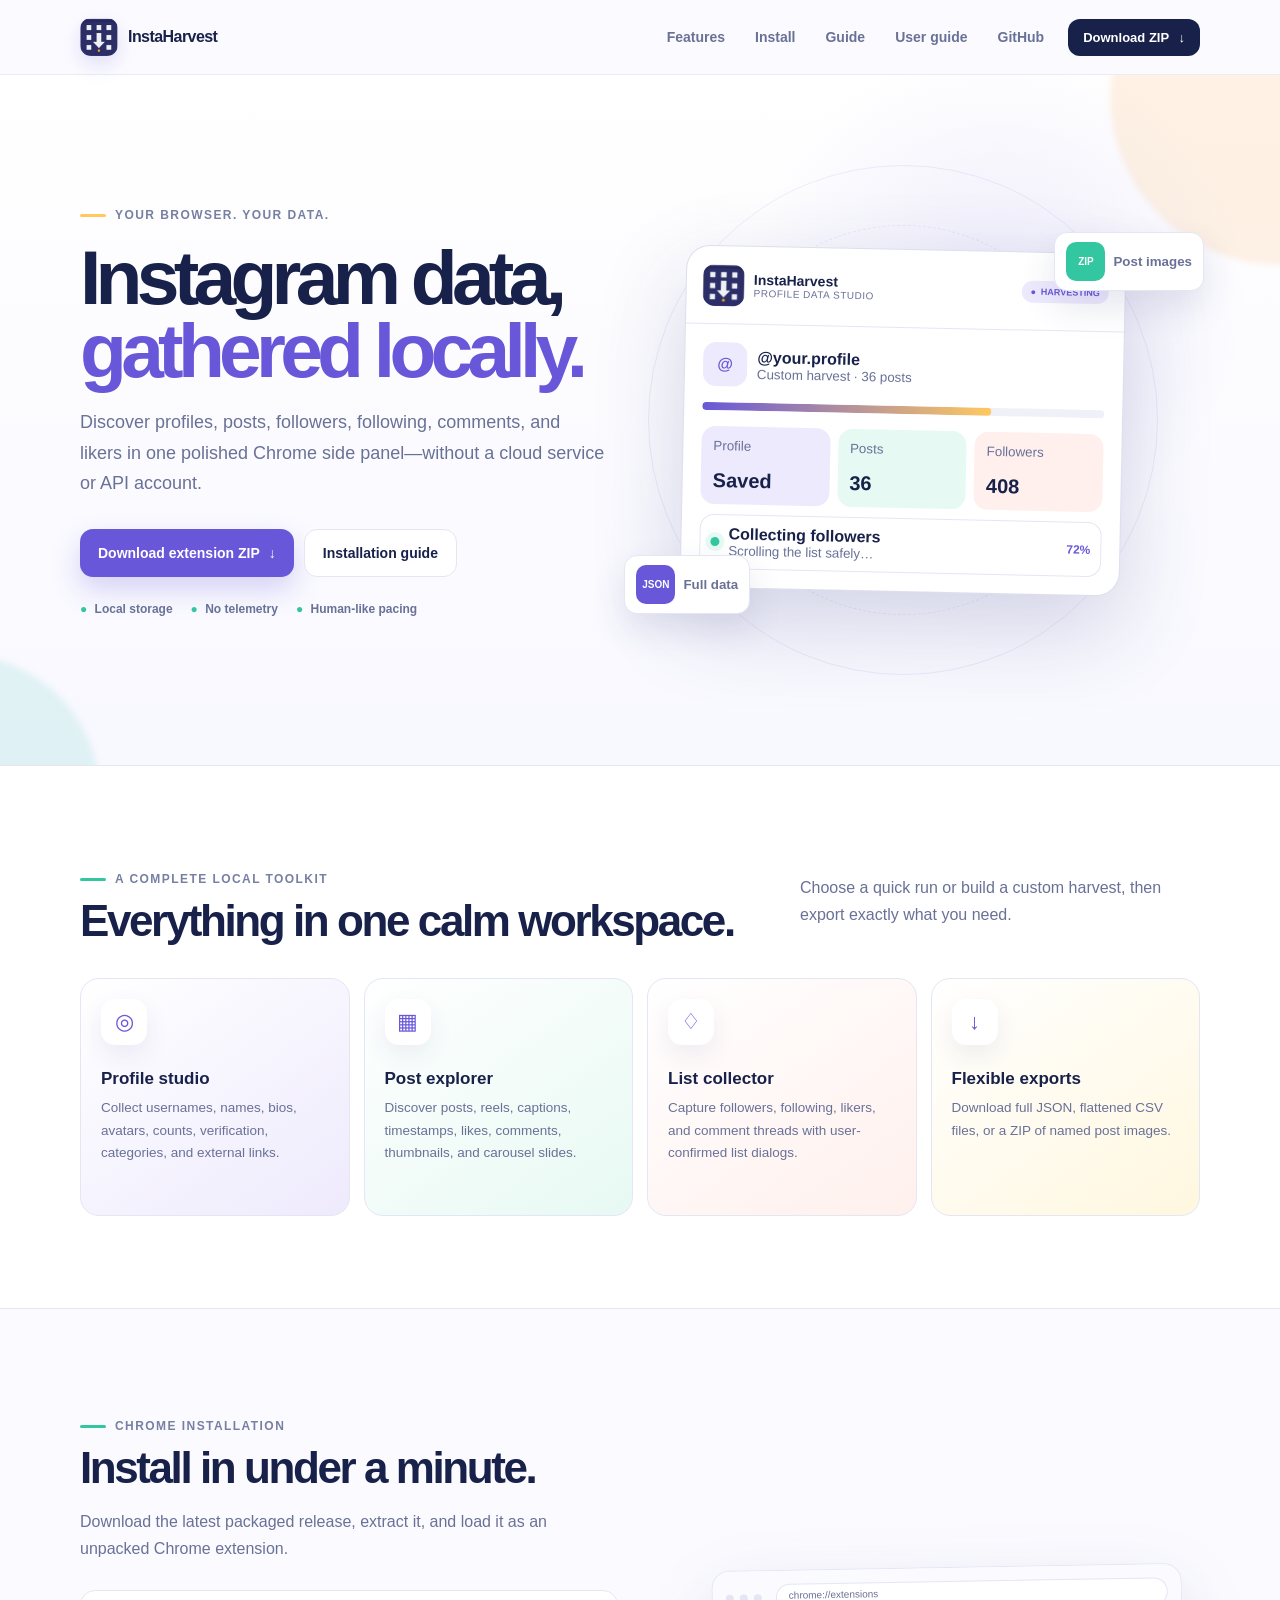
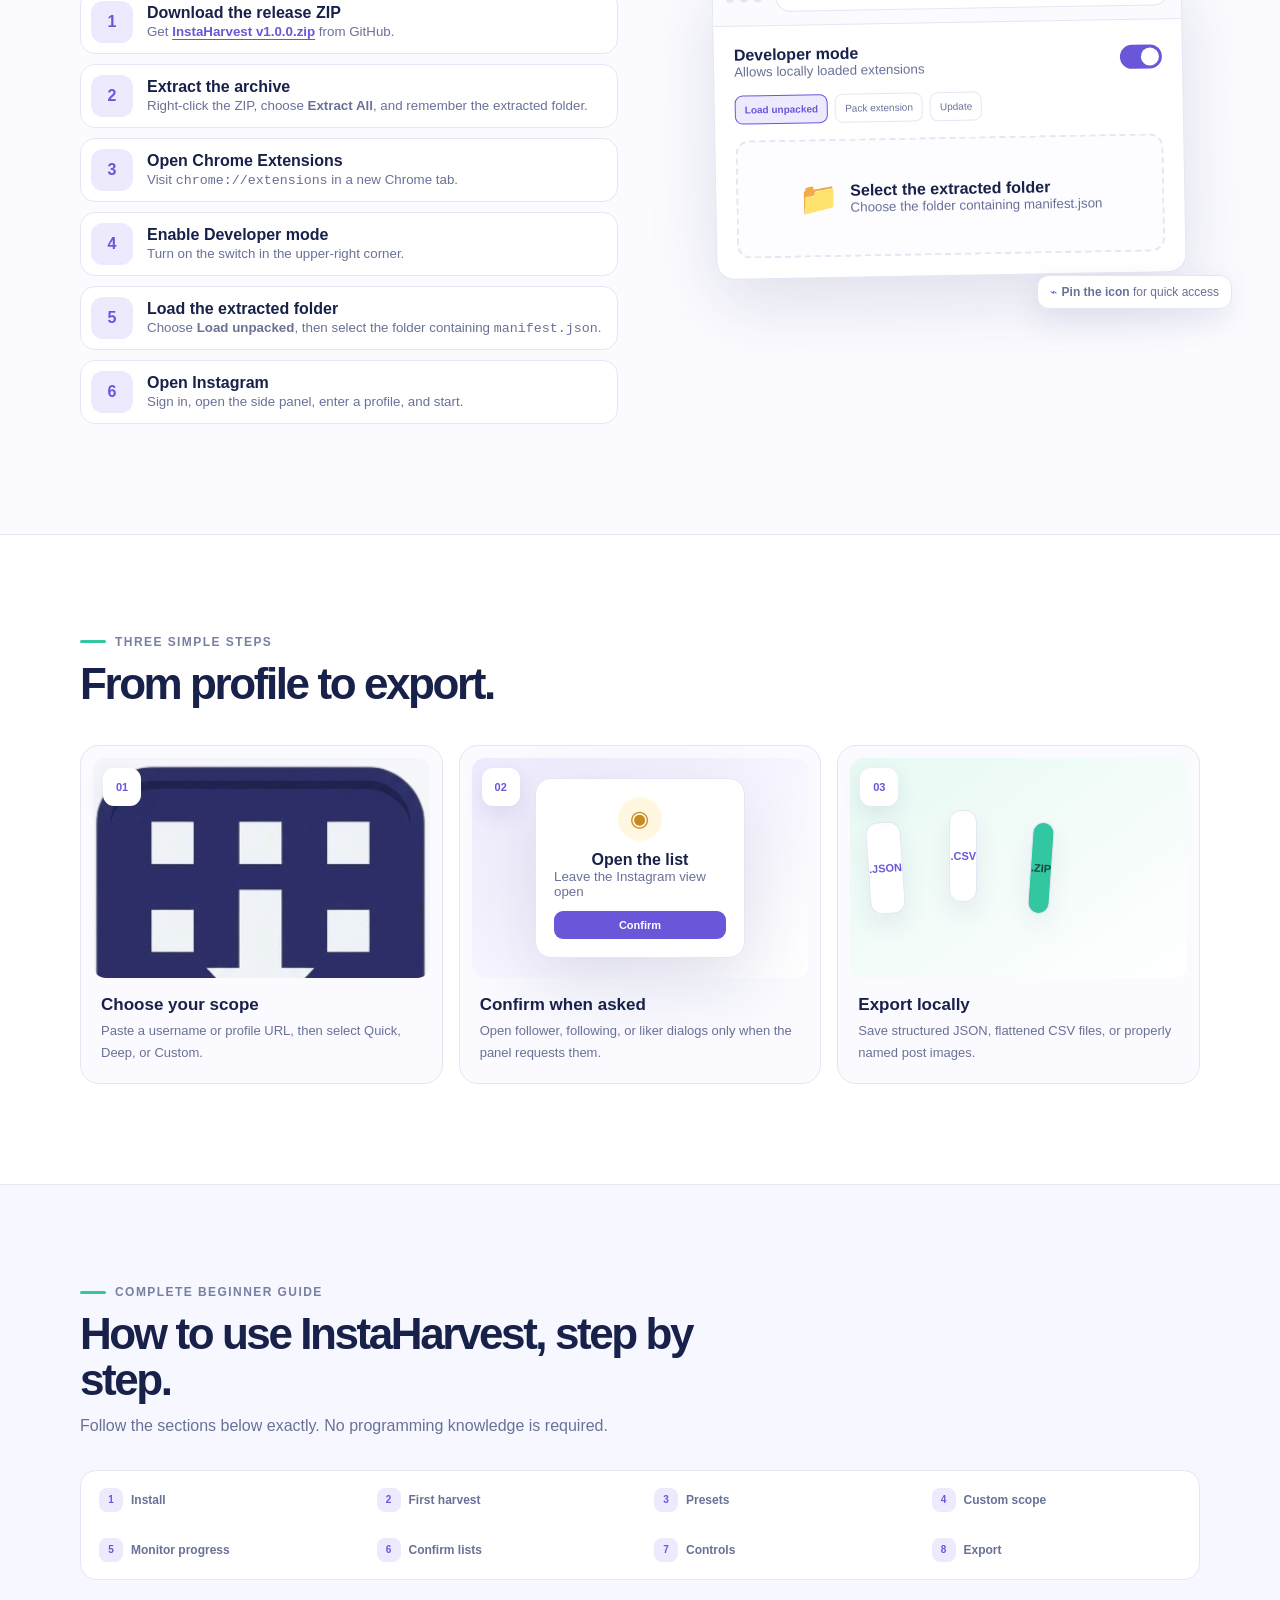
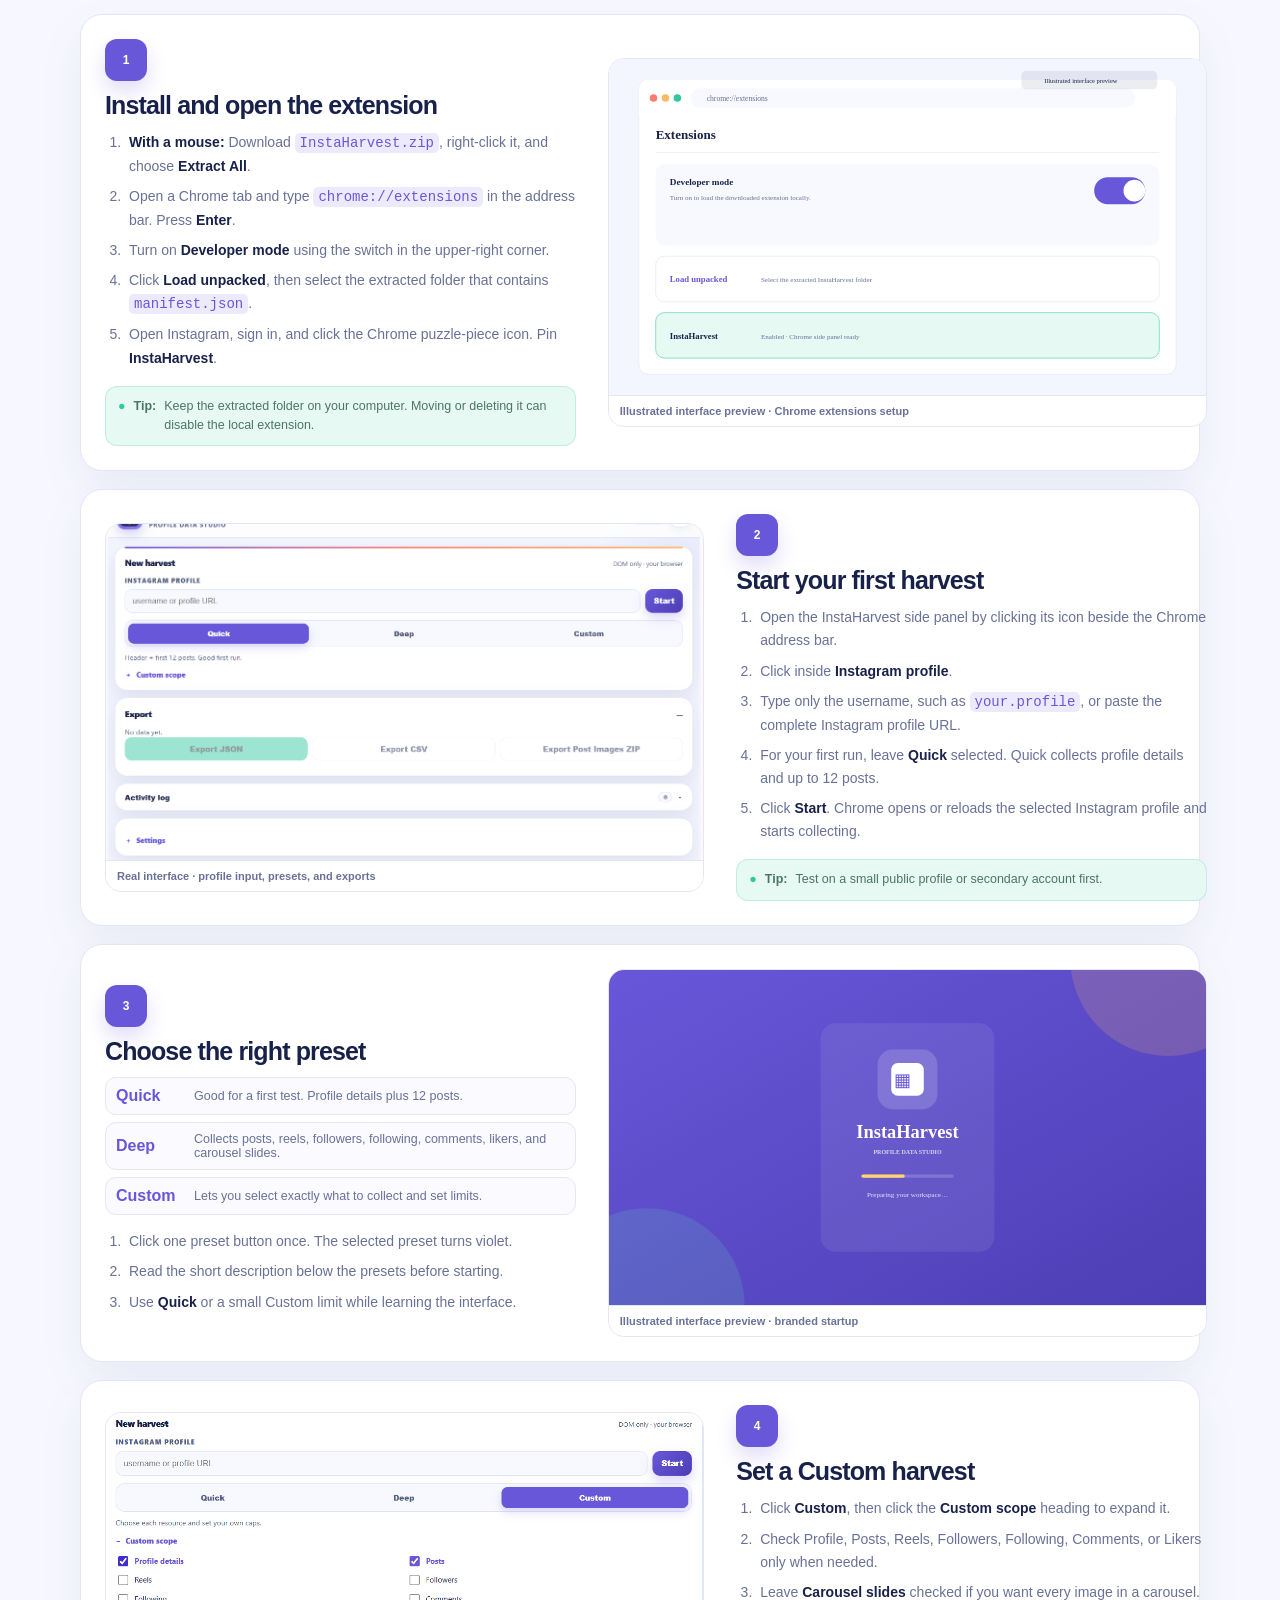
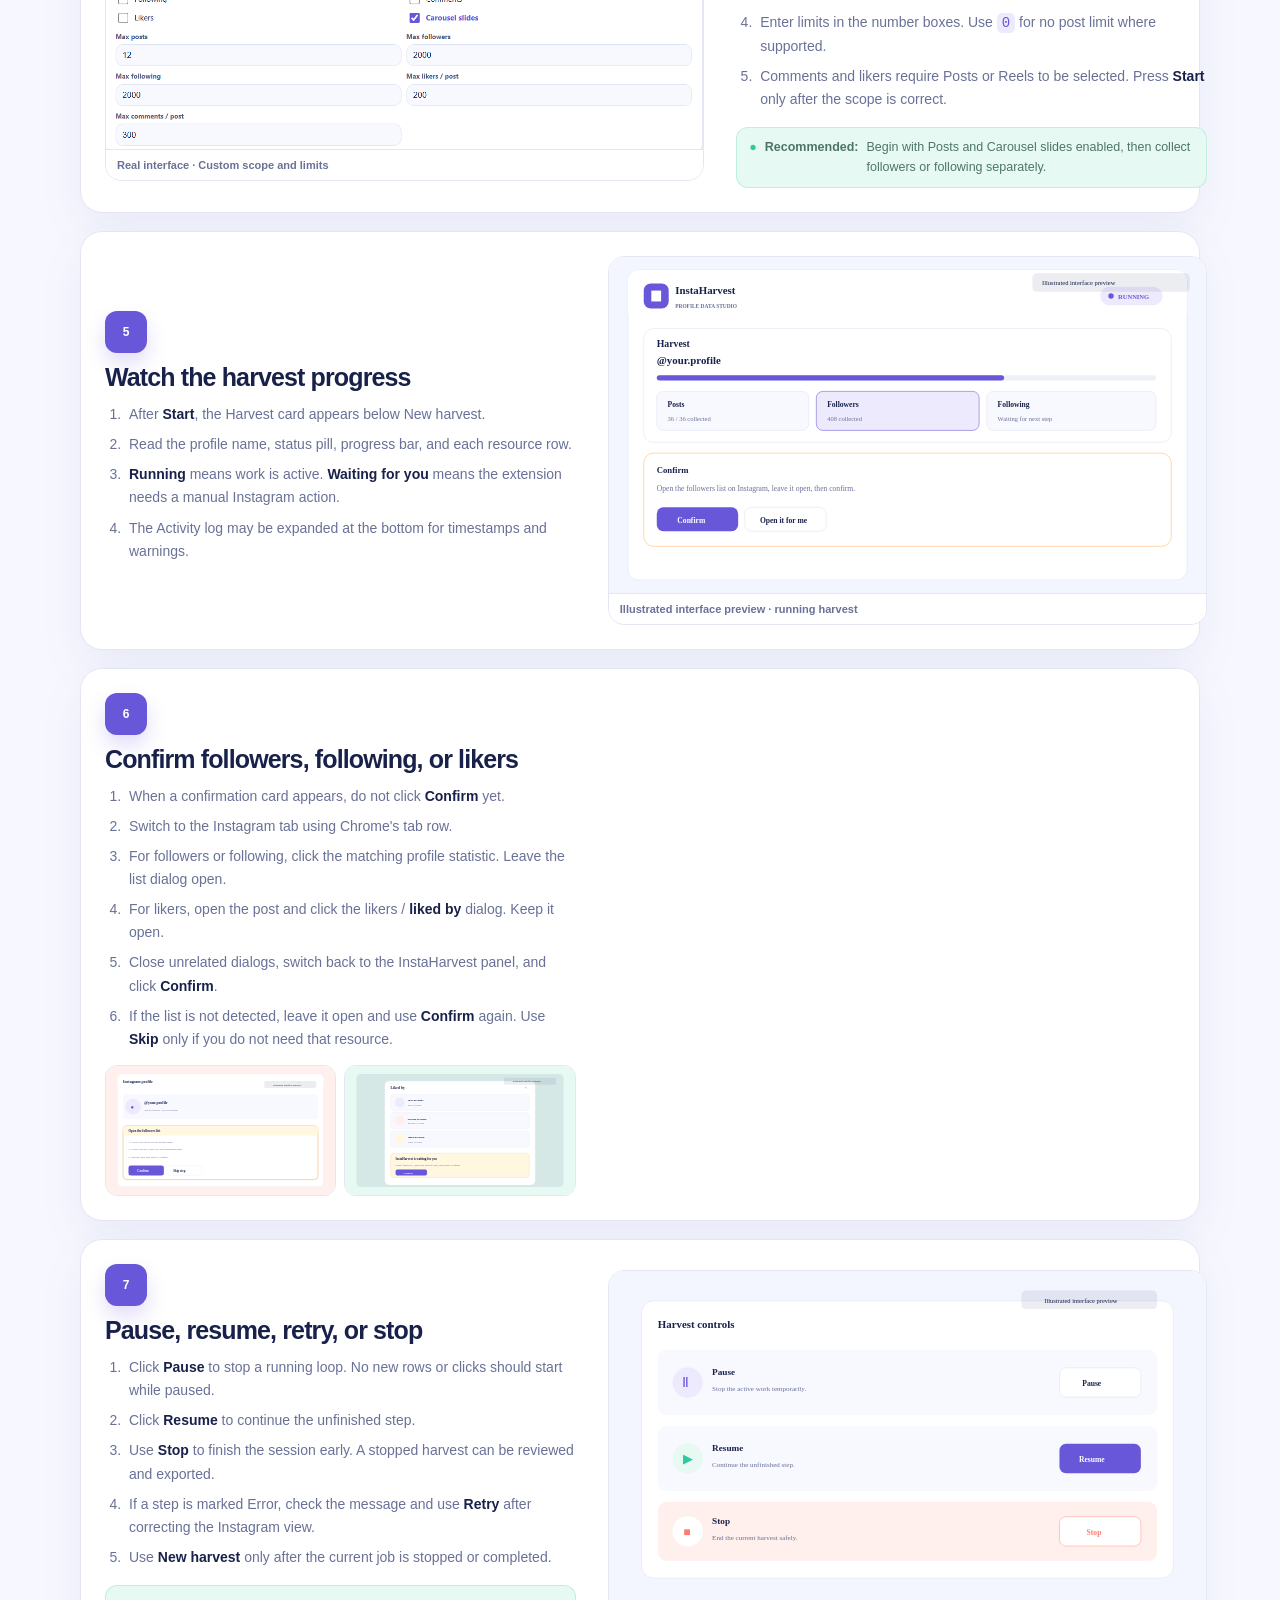
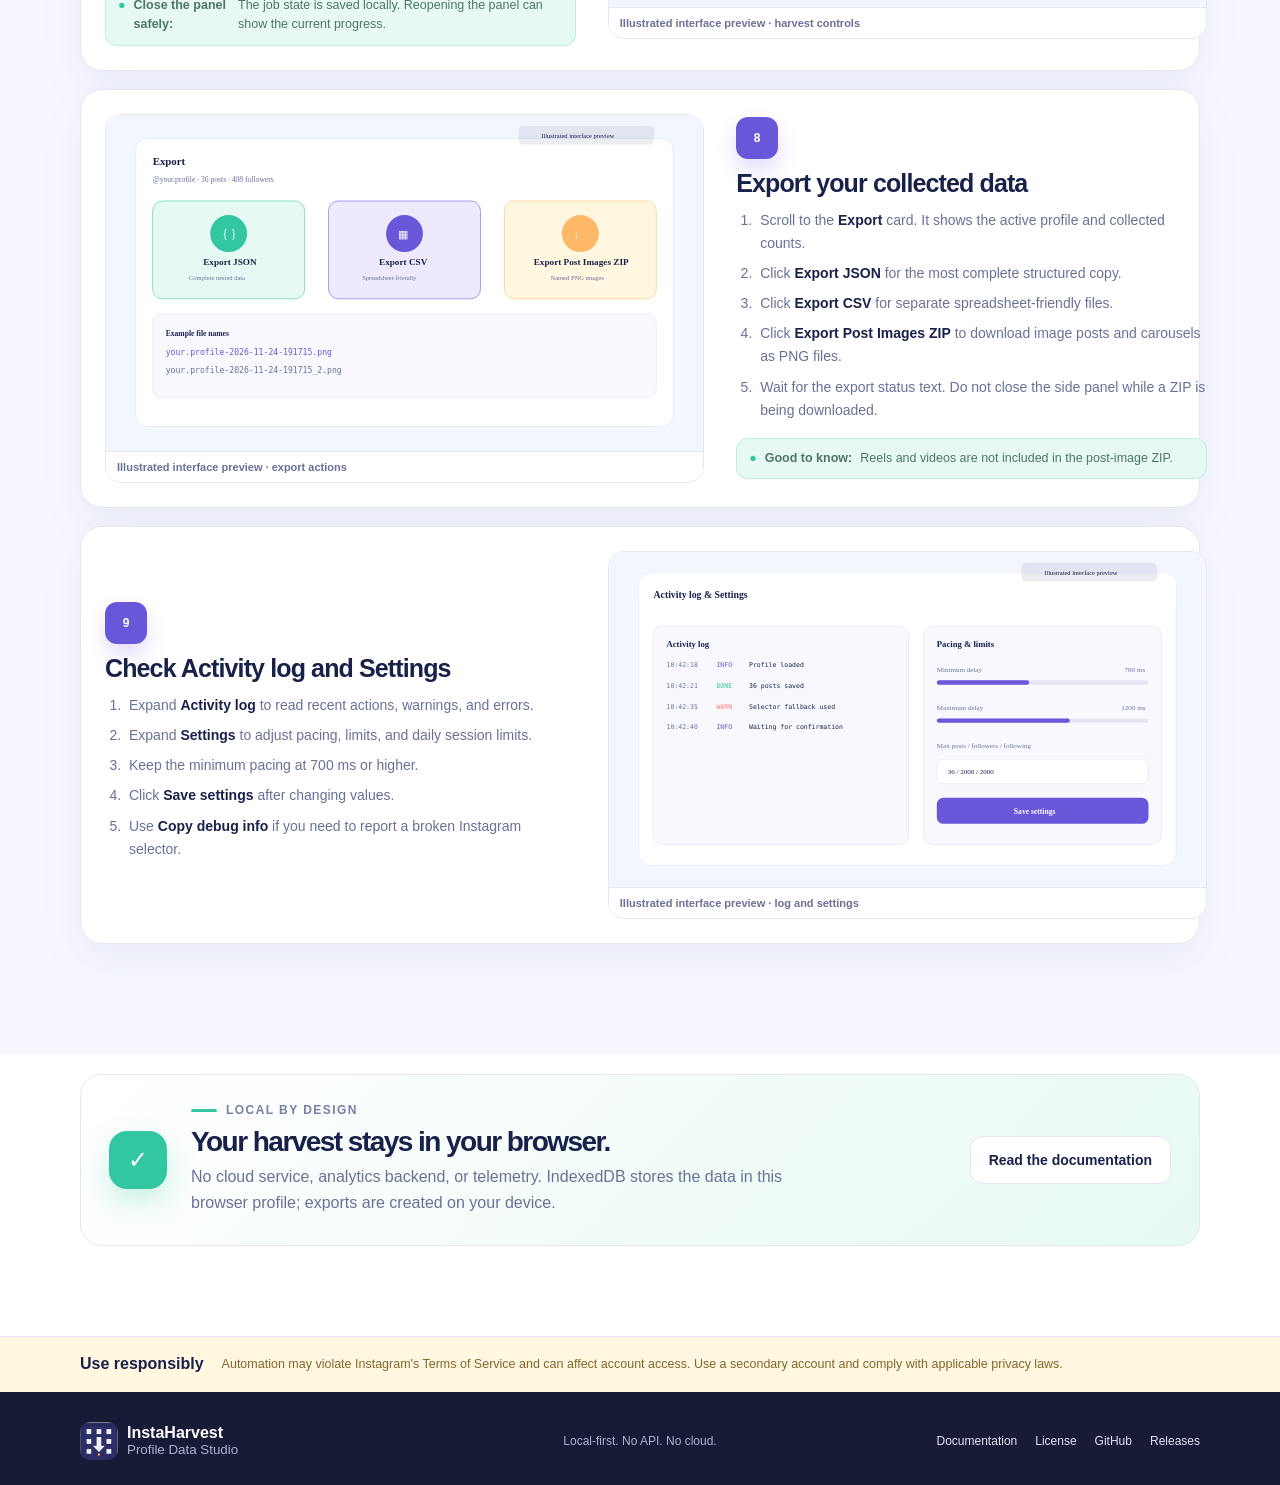
<file: guide-page/index.html>
<!doctype html>
<html lang="en">
  <head>
    <meta charset="utf-8" />
    <meta name="viewport" content="width=device-width, initial-scale=1" />
    <meta name="theme-color" content="#6857d9" />
    <meta name="description" content="Install and use InstaHarvest, the local-first Chrome extension for organizing Instagram profile data, posts, followers, comments, likers, and exports." />
    <meta name="keywords" content="InstaHarvest, Instagram data extension, Instagram profile exporter, Chrome extension, Instagram posts, followers, following, likers, comments, local data" />
    <meta name="author" content="Anurag Panda" />
    <meta name="robots" content="index, follow" />
    <link rel="canonical" href="https://anurag-panda-dev.github.io/InstaHarvest/guide-page/" />

    <meta property="og:type" content="website" />
    <meta property="og:locale" content="en_US" />
    <meta property="og:site_name" content="InstaHarvest" />
    <meta property="og:title" content="InstaHarvest — Local-first Instagram profile data" />
    <meta property="og:description" content="Install the Chrome extension, collect Instagram profiles and posts locally, and export JSON, CSV, or named image ZIP files with this beginner-friendly guide." />
    <meta property="og:url" content="https://anurag-panda-dev.github.io/InstaHarvest/guide-page/" />
    <meta property="og:image" content="https://anurag-panda-dev.github.io/InstaHarvest/guide-page/images/og-image.png" />
    <meta property="og:image:secure_url" content="https://anurag-panda-dev.github.io/InstaHarvest/guide-page/images/og-image.png" />
    <meta property="og:image:type" content="image/png" />
    <meta property="og:image:width" content="1200" />
    <meta property="og:image:height" content="630" />
    <meta property="og:image:alt" content="InstaHarvest — profile data, exports, and Chrome installation guide" />

    <meta name="twitter:card" content="summary_large_image" />
    <meta name="twitter:title" content="InstaHarvest — Local-first Instagram profile data" />
    <meta name="twitter:description" content="A polished Chrome extension for local Instagram profile, post, follower, comment, liker, and media exports." />
    <meta name="twitter:image" content="https://anurag-panda-dev.github.io/InstaHarvest/guide-page/images/og-image.png" />
    <meta name="twitter:image:alt" content="InstaHarvest profile data studio" />

    <title>InstaHarvest — Installation and user guide</title>
    <script type="application/ld+json">
      {
        "@context": "https://schema.org",
        "@type": "SoftwareApplication",
        "name": "InstaHarvest",
        "applicationCategory": "BrowserApplication",
        "operatingSystem": "Chrome",
        "description": "A local-first Chrome extension for Instagram profile, post, follower, following, comment, liker, and image export workflows.",
        "softwareVersion": "1.0.0",
        "author": {
          "@type": "Person",
          "name": "Anurag Panda"
        },
        "offers": {
          "@type": "Offer",
          "price": "0",
          "priceCurrency": "USD"
        },
        "license": "https://github.com/anurag-panda-dev/InstaHarvest/blob/main/LICENSE",
        "codeRepository": "https://github.com/anurag-panda-dev/InstaHarvest"
      }
    </script>
    <link rel="icon" href="icons/Icon-128.png" />
    <link rel="stylesheet" href="styles.css" />
  </head>
  <body>
    <header class="nav-shell">
      <nav class="nav container" aria-label="Main navigation">
        <a class="brand" href="#top" aria-label="InstaHarvest home">
          <img src="icons/Icon-128.png" alt="" />
          <span>InstaHarvest</span>
        </a>
        <div class="nav-links">
          <a href="#features">Features</a>
          <a href="#install">Install</a>
          <a href="#guide">Guide</a>
          <a href="#detailed-guide">User guide</a>
          <a href="https://github.com/anurag-panda-dev/InstaHarvest" target="_blank" rel="noopener">GitHub</a>
        </div>
        <a class="nav-download" href="https://github.com/anurag-panda-dev/InstaHarvest/archive/refs/tags/v1.0.0.zip" download>Download ZIP <span>↓</span></a>
      </nav>
    </header>

    <main id="top">
      <section class="hero">
        <div class="hero-glow hero-glow-one"></div>
        <div class="hero-glow hero-glow-two"></div>
        <div class="container hero-grid">
          <div class="hero-copy">
            <div class="eyebrow"><span></span> Your browser. Your data.</div>
            <h1>Instagram data,<br /><em>gathered locally.</em></h1>
            <p class="hero-lead">
              Discover profiles, posts, followers, following, comments, and likers in one polished Chrome side panel—without a cloud service or API account.
            </p>
            <div class="hero-actions">
              <a class="button button-primary" href="https://github.com/anurag-panda-dev/InstaHarvest/archive/refs/tags/v1.0.0.zip" download>Download extension ZIP <span>↓</span></a>
              <a class="button button-ghost" href="#install">Installation guide</a>
            </div>
            <div class="trust-row" aria-label="Key benefits">
              <span><b>●</b> Local storage</span>
              <span><b>●</b> No telemetry</span>
              <span><b>●</b> Human-like pacing</span>
            </div>
          </div>

          <div class="hero-visual" aria-label="InstaHarvest extension preview">
            <div class="visual-orbit orbit-one"></div>
            <div class="visual-orbit orbit-two"></div>
            <div class="preview-window">
              <div class="preview-topbar">
                <div class="preview-brand">
                  <img src="icons/Icon-48.png" alt="" />
                  <div><strong>InstaHarvest</strong><small>Profile Data Studio</small></div>
                </div>
                <span class="preview-status">Harvesting</span>
              </div>
              <div class="preview-body">
                <div class="preview-profile">
                  <div class="preview-avatar">@</div>
                  <div><strong>@your.profile</strong><small>Custom harvest · 36 posts</small></div>
                </div>
                <div class="preview-progress"><span></span></div>
                <div class="preview-cards">
                  <div class="preview-card preview-card-violet"><small>Profile</small><strong>Saved</strong></div>
                  <div class="preview-card preview-card-mint"><small>Posts</small><strong>36</strong></div>
                  <div class="preview-card preview-card-peach"><small>Followers</small><strong>408</strong></div>
                </div>
                <div class="preview-step">
                  <span class="preview-step-dot"></span>
                  <div><strong>Collecting followers</strong><small>Scrolling the list safely…</small></div>
                  <b>72%</b>
                </div>
              </div>
            </div>
            <div class="float-chip chip-one"><span>JSON</span><small>Full data</small></div>
            <div class="float-chip chip-two"><span>ZIP</span><small>Post images</small></div>
          </div>
        </div>
      </section>

      <section class="feature-strip" id="features">
        <div class="container">
          <div class="section-heading">
            <div>
              <div class="eyebrow eyebrow-dark"><span></span> A complete local toolkit</div>
              <h2>Everything in one calm workspace.</h2>
            </div>
            <p>Choose a quick run or build a custom harvest, then export exactly what you need.</p>
          </div>

          <div class="feature-grid">
            <article class="feature-card feature-purple">
              <div class="feature-icon">◎</div>
              <h3>Profile studio</h3>
              <p>Collect usernames, names, bios, avatars, counts, verification, categories, and external links.</p>
            </article>
            <article class="feature-card feature-mint">
              <div class="feature-icon">▦</div>
              <h3>Post explorer</h3>
              <p>Discover posts, reels, captions, timestamps, likes, comments, thumbnails, and carousel slides.</p>
            </article>
            <article class="feature-card feature-peach">
              <div class="feature-icon">♢</div>
              <h3>List collector</h3>
              <p>Capture followers, following, likers, and comment threads with user-confirmed list dialogs.</p>
            </article>
            <article class="feature-card feature-yellow">
              <div class="feature-icon">↓</div>
              <h3>Flexible exports</h3>
              <p>Download full JSON, flattened CSV files, or a ZIP of named post images.</p>
            </article>
          </div>
        </div>
      </section>

      <section class="install-section" id="install">
        <div class="container install-grid">
          <div class="install-copy">
            <div class="eyebrow eyebrow-dark"><span></span> Chrome installation</div>
            <h2>Install in under a minute.</h2>
            <p>Download the latest packaged release, extract it, and load it as an unpacked Chrome extension.</p>
            <ol class="install-steps">
              <li>
                <span>1</span>
                <div><strong>Download the release ZIP</strong><small>Get <a class="inline-link" href="https://github.com/anurag-panda-dev/InstaHarvest/archive/refs/tags/v1.0.0.zip" download>InstaHarvest v1.0.0.zip</a> from GitHub.</small></div>
              </li>
              <li>
                <span>2</span>
                <div><strong>Extract the archive</strong><small>Right-click the ZIP, choose <b>Extract All</b>, and remember the extracted folder.</small></div>
              </li>
              <li>
                <span>3</span>
                <div><strong>Open Chrome Extensions</strong><small>Visit <code>chrome://extensions</code> in a new Chrome tab.</small></div>
              </li>
              <li>
                <span>4</span>
                <div><strong>Enable Developer mode</strong><small>Turn on the switch in the upper-right corner.</small></div>
              </li>
              <li>
                <span>5</span>
                <div><strong>Load the extracted folder</strong><small>Choose <b>Load unpacked</b>, then select the folder containing <code>manifest.json</code>.</small></div>
              </li>
              <li>
                <span>6</span>
                <div><strong>Open Instagram</strong><small>Sign in, open the side panel, enter a profile, and start.</small></div>
              </li>
            </ol>
          </div>

          <div class="install-visual">
            <div class="chrome-card">
              <div class="chrome-card-top">
                <span class="chrome-dot"></span><span class="chrome-dot"></span><span class="chrome-dot"></span>
                <div class="chrome-address">chrome://extensions</div>
              </div>
              <div class="chrome-card-body">
                <div class="chrome-row">
                  <div><b>Developer mode</b><small>Allows locally loaded extensions</small></div>
                  <div class="toggle-on"><span></span></div>
                </div>
                <div class="chrome-actions">
                  <div class="chrome-action chrome-action-primary">Load unpacked</div>
                  <div class="chrome-action">Pack extension</div>
                  <div class="chrome-action">Update</div>
                </div>
                <div class="folder-drop">
                  <span>📁</span>
                  <div><strong>Select the extracted folder</strong><small>Choose the folder containing manifest.json</small></div>
                </div>
              </div>
            </div>
            <div class="pin-note"><span>⌁</span><b>Pin the icon</b> for quick access</div>
          </div>
        </div>
      </section>

      <section class="guide-section" id="guide">
        <div class="container">
          <div class="guide-heading">
            <div>
              <div class="eyebrow eyebrow-dark"><span></span> Three simple steps</div>
              <h2>From profile to export.</h2>
            </div>
          </div>
          <div class="guide-grid">
            <article>
              <div class="guide-number">01</div>
              <img src="../InstaHarvest.png" alt="InstaHarvest side panel overview" />
              <h3>Choose your scope</h3>
              <p>Paste a username or profile URL, then select Quick, Deep, or Custom.</p>
            </article>
            <article>
              <div class="guide-number">02</div>
              <div class="guide-demo">
                <div class="demo-modal">
                  <span class="demo-icon">◉</span>
                  <strong>Open the list</strong>
                  <small>Leave the Instagram view open</small>
                  <b>Confirm</b>
                </div>
              </div>
              <h3>Confirm when asked</h3>
              <p>Open follower, following, or liker dialogs only when the panel requests them.</p>
            </article>
            <article>
              <div class="guide-number">03</div>
              <div class="guide-demo export-demo">
                <div class="export-file">.JSON</div>
                <div class="export-file">.CSV</div>
                <div class="export-file export-file-zip">.ZIP</div>
              </div>
              <h3>Export locally</h3>
              <p>Save structured JSON, flattened CSV files, or properly named post images.</p>
            </article>
          </div>
        </div>
      </section>

      <section class="detailed-guide" id="detailed-guide">
        <div class="container">
          <div class="detailed-heading">
            <div class="eyebrow eyebrow-dark"><span></span> Complete beginner guide</div>
            <h2>How to use InstaHarvest, step by step.</h2>
            <p>Follow the sections below exactly. No programming knowledge is required.</p>
          </div>

          <div class="guide-toc" aria-label="Guide contents">
            <a href="#guide-install"><span>1</span> Install</a>
            <a href="#guide-first-harvest"><span>2</span> First harvest</a>
            <a href="#guide-presets"><span>3</span> Presets</a>
            <a href="#guide-custom"><span>4</span> Custom scope</a>
            <a href="#guide-progress"><span>5</span> Monitor progress</a>
            <a href="#guide-confirm"><span>6</span> Confirm lists</a>
            <a href="#guide-controls"><span>7</span> Controls</a>
            <a href="#guide-export"><span>8</span> Export</a>
          </div>

          <article class="walkthrough-card" id="guide-install">
            <div class="walkthrough-copy">
              <div class="walkthrough-number">1</div>
              <h3>Install and open the extension</h3>
              <ol class="mouse-steps">
                <li><b>With a mouse:</b> Download <code>InstaHarvest.zip</code>, right-click it, and choose <b>Extract All</b>.</li>
                <li>Open a Chrome tab and type <code>chrome://extensions</code> in the address bar. Press <b>Enter</b>.</li>
                <li>Turn on <b>Developer mode</b> using the switch in the upper-right corner.</li>
                <li>Click <b>Load unpacked</b>, then select the extracted folder that contains <code>manifest.json</code>.</li>
                <li>Open Instagram, sign in, and click the Chrome puzzle-piece icon. Pin <b>InstaHarvest</b>.</li>
              </ol>
              <div class="mouse-tip"><span>●</span><b>Tip:</b> Keep the extracted folder on your computer. Moving or deleting it can disable the local extension.</div>
            </div>
            <figure class="walkthrough-figure">
              <img src="images/chrome-setup.svg" alt="Chrome extensions developer mode and Load unpacked interface preview" />
              <figcaption>Illustrated interface preview · Chrome extensions setup</figcaption>
            </figure>
          </article>

          <article class="walkthrough-card walkthrough-reverse" id="guide-first-harvest">
            <div class="walkthrough-copy">
              <div class="walkthrough-number">2</div>
              <h3>Start your first harvest</h3>
              <ol class="mouse-steps">
                <li>Open the InstaHarvest side panel by clicking its icon beside the Chrome address bar.</li>
                <li>Click inside <b>Instagram profile</b>.</li>
                <li>Type only the username, such as <code>your.profile</code>, or paste the complete Instagram profile URL.</li>
                <li>For your first run, leave <b>Quick</b> selected. Quick collects profile details and up to 12 posts.</li>
                <li>Click <b>Start</b>. Chrome opens or reloads the selected Instagram profile and starts collecting.</li>
              </ol>
              <div class="mouse-tip"><span>●</span><b>Tip:</b> Test on a small public profile or secondary account first.</div>
            </div>
            <figure class="walkthrough-figure">
              <img src="images/main-panel.png" alt="InstaHarvest main panel with profile input and preset choices" />
              <figcaption>Real interface · profile input, presets, and exports</figcaption>
            </figure>
          </article>

          <article class="walkthrough-card" id="guide-presets">
            <div class="walkthrough-copy">
              <div class="walkthrough-number">3</div>
              <h3>Choose the right preset</h3>
              <div class="preset-guide">
                <div><b>Quick</b><span>Good for a first test. Profile details plus 12 posts.</span></div>
                <div><b>Deep</b><span>Collects posts, reels, followers, following, comments, likers, and carousel slides.</span></div>
                <div><b>Custom</b><span>Lets you select exactly what to collect and set limits.</span></div>
              </div>
              <ol class="mouse-steps">
                <li>Click one preset button once. The selected preset turns violet.</li>
                <li>Read the short description below the presets before starting.</li>
                <li>Use <b>Quick</b> or a small Custom limit while learning the interface.</li>
              </ol>
            </div>
            <figure class="walkthrough-figure">
              <img src="images/splash-screen.svg" alt="InstaHarvest splash screen interface preview" />
              <figcaption>Illustrated interface preview · branded startup</figcaption>
            </figure>
          </article>

          <article class="walkthrough-card walkthrough-reverse" id="guide-custom">
            <div class="walkthrough-copy">
              <div class="walkthrough-number">4</div>
              <h3>Set a Custom harvest</h3>
              <ol class="mouse-steps">
                <li>Click <b>Custom</b>, then click the <b>Custom scope</b> heading to expand it.</li>
                <li>Check Profile, Posts, Reels, Followers, Following, Comments, or Likers only when needed.</li>
                <li>Leave <b>Carousel slides</b> checked if you want every image in a carousel.</li>
                <li>Enter limits in the number boxes. Use <code>0</code> for no post limit where supported.</li>
                <li>Comments and likers require Posts or Reels to be selected. Press <b>Start</b> only after the scope is correct.</li>
              </ol>
              <div class="mouse-tip"><span>●</span><b>Recommended:</b> Begin with Posts and Carousel slides enabled, then collect followers or following separately.</div>
            </div>
            <figure class="walkthrough-figure">
              <img src="images/custom-scope.png" alt="InstaHarvest custom resource scope with limits" />
              <figcaption>Real interface · Custom scope and limits</figcaption>
            </figure>
          </article>

          <article class="walkthrough-card" id="guide-progress">
            <div class="walkthrough-copy">
              <div class="walkthrough-number">5</div>
              <h3>Watch the harvest progress</h3>
              <ol class="mouse-steps">
                <li>After <b>Start</b>, the Harvest card appears below New harvest.</li>
                <li>Read the profile name, status pill, progress bar, and each resource row.</li>
                <li><b>Running</b> means work is active. <b>Waiting for you</b> means the extension needs a manual Instagram action.</li>
                <li>The Activity log may be expanded at the bottom for timestamps and warnings.</li>
              </ol>
            </div>
            <figure class="walkthrough-figure">
              <img src="images/harvest-progress.svg" alt="Illustrated harvest progress and confirmation interface" />
              <figcaption>Illustrated interface preview · running harvest</figcaption>
            </figure>
          </article>

          <article class="walkthrough-card" id="guide-confirm">
            <div class="walkthrough-copy">
              <div class="walkthrough-number">6</div>
              <h3>Confirm followers, following, or likers</h3>
              <ol class="mouse-steps">
                <li>When a confirmation card appears, do not click <b>Confirm</b> yet.</li>
                <li>Switch to the Instagram tab using Chrome's tab row.</li>
                <li>For followers or following, click the matching profile statistic. Leave the list dialog open.</li>
                <li>For likers, open the post and click the likers / <b>liked by</b> dialog. Keep it open.</li>
                <li>Close unrelated dialogs, switch back to the InstaHarvest panel, and click <b>Confirm</b>.</li>
                <li>If the list is not detected, leave it open and use <b>Confirm</b> again. Use <b>Skip</b> only if you do not need that resource.</li>
              </ol>
              <div class="confirmation-previews">
                <img src="images/follower-confirm.svg" alt="Follower confirmation illustration" />
                <img src="images/liker-confirm.svg" alt="Liker confirmation illustration" />
              </div>
            </div>
          </article>

          <article class="walkthrough-card" id="guide-controls">
            <div class="walkthrough-copy">
              <div class="walkthrough-number">7</div>
              <h3>Pause, resume, retry, or stop</h3>
              <ol class="mouse-steps">
                <li>Click <b>Pause</b> to stop a running loop. No new rows or clicks should start while paused.</li>
                <li>Click <b>Resume</b> to continue the unfinished step.</li>
                <li>Use <b>Stop</b> to finish the session early. A stopped harvest can be reviewed and exported.</li>
                <li>If a step is marked Error, check the message and use <b>Retry</b> after correcting the Instagram view.</li>
                <li>Use <b>New harvest</b> only after the current job is stopped or completed.</li>
              </ol>
              <div class="mouse-tip"><span>●</span><b>Close the panel safely:</b> The job state is saved locally. Reopening the panel can show the current progress.</div>
            </div>
            <figure class="walkthrough-figure">
              <img src="images/harvest-controls.svg" alt="Pause resume and stop controls illustration" />
              <figcaption>Illustrated interface preview · harvest controls</figcaption>
            </figure>
          </article>

          <article class="walkthrough-card walkthrough-reverse" id="guide-export">
            <div class="walkthrough-copy">
              <div class="walkthrough-number">8</div>
              <h3>Export your collected data</h3>
              <ol class="mouse-steps">
                <li>Scroll to the <b>Export</b> card. It shows the active profile and collected counts.</li>
                <li>Click <b>Export JSON</b> for the most complete structured copy.</li>
                <li>Click <b>Export CSV</b> for separate spreadsheet-friendly files.</li>
                <li>Click <b>Export Post Images ZIP</b> to download image posts and carousels as PNG files.</li>
                <li>Wait for the export status text. Do not close the side panel while a ZIP is being downloaded.</li>
              </ol>
              <div class="mouse-tip"><span>●</span><b>Good to know:</b> Reels and videos are not included in the post-image ZIP.</div>
            </div>
            <figure class="walkthrough-figure">
              <img src="images/exports.svg" alt="JSON CSV and Post Images ZIP export illustration" />
              <figcaption>Illustrated interface preview · export actions</figcaption>
            </figure>
          </article>

          <article class="walkthrough-card" id="guide-settings">
            <div class="walkthrough-copy">
              <div class="walkthrough-number">9</div>
              <h3>Check Activity log and Settings</h3>
              <ol class="mouse-steps">
                <li>Expand <b>Activity log</b> to read recent actions, warnings, and errors.</li>
                <li>Expand <b>Settings</b> to adjust pacing, limits, and daily session limits.</li>
                <li>Keep the minimum pacing at 700 ms or higher.</li>
                <li>Click <b>Save settings</b> after changing values.</li>
                <li>Use <b>Copy debug info</b> if you need to report a broken Instagram selector.</li>
              </ol>
            </div>
            <figure class="walkthrough-figure">
              <img src="images/activity-settings.svg" alt="Activity log and pacing settings illustration" />
              <figcaption>Illustrated interface preview · log and settings</figcaption>
            </figure>
          </article>
        </div>
      </section>

      <section class="privacy-section">
        <div class="container privacy-card">
          <div class="privacy-mark">✓</div>
          <div>
            <div class="eyebrow eyebrow-dark"><span></span> Local by design</div>
            <h2>Your harvest stays in your browser.</h2>
            <p>No cloud service, analytics backend, or telemetry. IndexedDB stores the data in this browser profile; exports are created on your device.</p>
          </div>
          <a class="button button-ghost" href="../README.md">Read the documentation</a>
        </div>
      </section>

      <section class="safety-section">
        <div class="container safety-card">
          <strong>Use responsibly</strong>
          <p>Automation may violate Instagram's Terms of Service and can affect account access. Use a secondary account and comply with applicable privacy laws.</p>
        </div>
      </section>
    </main>

    <footer class="footer">
      <div class="container footer-grid">
        <div class="footer-brand">
          <img src="icons/Icon-128.png" alt="" />
          <div><strong>InstaHarvest</strong><small>Profile Data Studio</small></div>
        </div>
        <p>Local-first. No API. No cloud.</p>
        <div class="footer-links">
          <a href="../README.md">Documentation</a>
          <a href="../LICENSE">License</a>
          <a href="https://github.com/anurag-panda-dev/InstaHarvest" target="_blank" rel="noopener">GitHub</a>
          <a href="https://github.com/anurag-panda-dev/InstaHarvest/releases" target="_blank" rel="noopener">Releases</a>
        </div>
      </div>
    </footer>

    <script src="script.js"></script>
  </body>
</html>
</file>
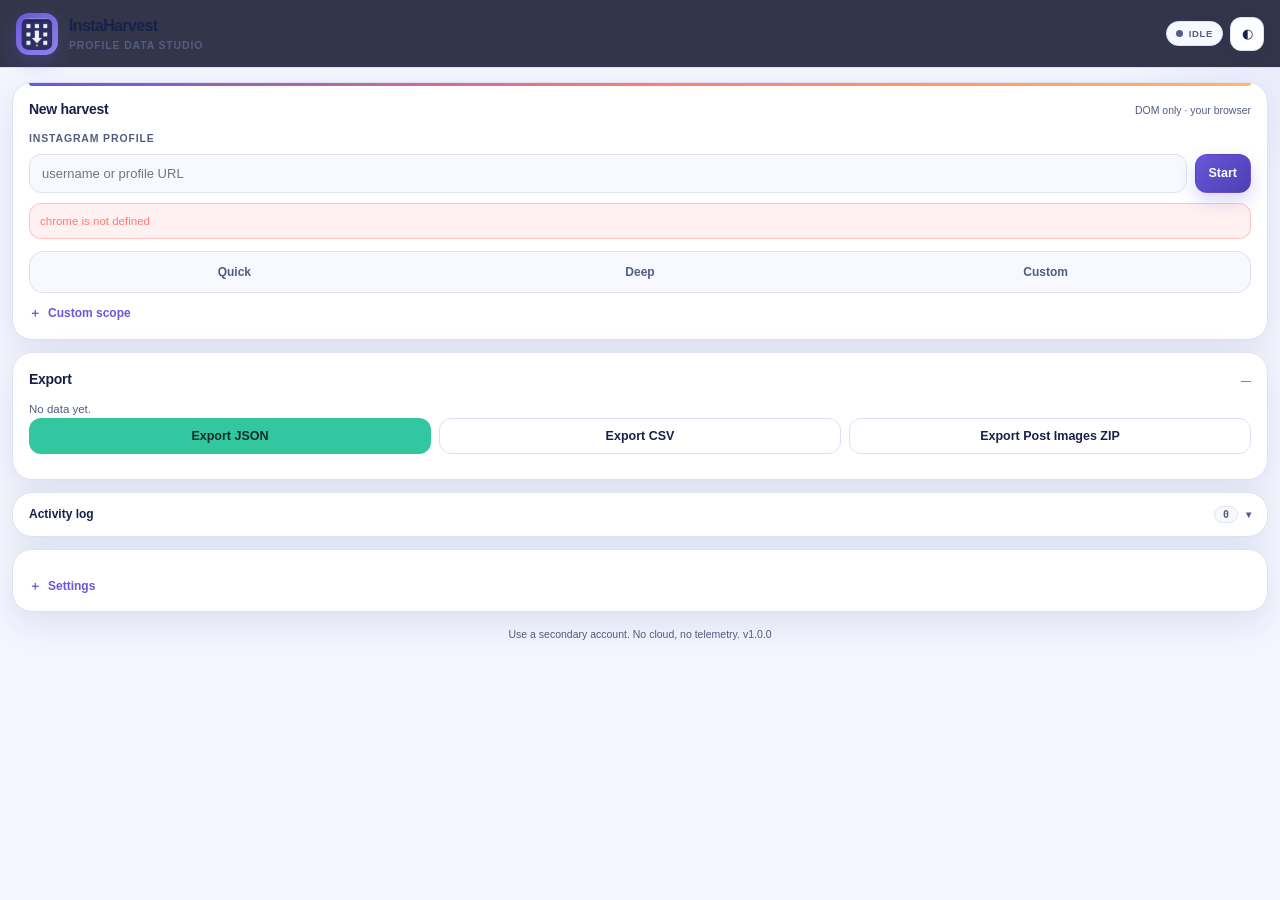
<file: src/panel/panel.html>
<!doctype html>
<html lang="en" data-theme="auto">
  <head>
    <meta charset="utf-8" />
    <meta name="viewport" content="width=device-width, initial-scale=1" />
    <title>InstaHarvest</title>
    <link rel="stylesheet" href="panel.css" />
  </head>
  <body>
    <div id="splashScreen" class="splash-screen" role="status" aria-live="polite">
      <div class="splash-orb splash-orb-one"></div>
      <div class="splash-orb splash-orb-two"></div>
      <div class="splash-card">
        <div class="splash-logo-wrap">
          <img class="splash-logo" src="../../icons/Icon-128.png" alt="InstaHarvest" />
          <span class="splash-spark splash-spark-one">✦</span>
          <span class="splash-spark splash-spark-two">✦</span>
        </div>
        <div class="splash-title">InstaHarvest</div>
        <div class="splash-tag">Profile Data Studio</div>
        <div class="splash-progress" aria-hidden="true"><span></span></div>
        <div class="splash-status">Preparing your workspace…</div>
      </div>
    </div>

    <header class="app-header">
      <div class="brand">
        <img class="brand-icon" src="../../icons/Icon-48.png" alt="" />
        <div class="brand-text">
          <div class="brand-name">InstaHarvest</div>
          <div class="brand-tag">Profile Data Studio</div>
        </div>
      </div>
      <div class="header-right">
        <span id="statusBadge" class="badge badge-idle">Idle</span>
        <button id="themeBtn" class="icon-btn" type="button" title="Toggle theme" aria-label="Toggle theme">◐</button>
      </div>
    </header>

    <main class="stack">
      <section class="card">
        <div class="card-head">
          <h2>New harvest</h2>
          <span class="hint-inline">DOM only · your browser</span>
        </div>

        <label class="field-label" for="profileInput">Instagram profile</label>
        <div class="row">
          <input id="profileInput" type="text" spellcheck="false" autocomplete="off" placeholder="username or profile URL" />
          <button id="startBtn" class="btn btn-primary" type="button">Start</button>
        </div>
        <div id="setupError" class="inline-error" hidden></div>

        <div class="presets" role="group" aria-label="Preset">
          <button class="chip" data-preset="quick" type="button">Quick</button>
          <button class="chip" data-preset="deep" type="button">Deep</button>
          <button class="chip" data-preset="custom" type="button">Custom</button>
        </div>
        <p class="hint" id="presetHint"></p>

        <details id="customBox" class="custom">
          <summary>Custom scope</summary>
          <div class="checks">
            <label><input type="checkbox" data-res="profile" /> Profile details</label>
            <label><input type="checkbox" data-res="posts" /> Posts</label>
            <label><input type="checkbox" data-res="reels" /> Reels</label>
            <label><input type="checkbox" data-res="followers" /> Followers</label>
            <label><input type="checkbox" data-res="following" /> Following</label>
            <label><input type="checkbox" data-res="comments" /> Comments</label>
            <label><input type="checkbox" data-res="likers" /> Likers</label>
            <label><input type="checkbox" data-res="carousel" /> Carousel slides</label>
          </div>
          <div class="caps-grid">
            <label>Max posts <input id="capPosts" type="number" min="0" step="1" /></label>
            <label>Max followers <input id="capFollowers" type="number" min="0" step="50" /></label>
            <label>Max following <input id="capFollowing" type="number" min="0" step="50" /></label>
            <label>Max likers / post <input id="capLikers" type="number" min="0" step="50" /></label>
            <label>Max comments / post <input id="capComments" type="number" min="0" step="50" /></label>
          </div>
        </details>
      </section>

      <section class="card" id="progressCard" hidden>
        <div class="card-head">
          <h2>Harvest</h2>
          <span id="jobMeta" class="hint-inline"></span>
        </div>
        <div class="job-line">
          <strong id="jobProfile">@</strong>
          <span id="jobState" class="state-pill state-pending">pending</span>
        </div>
        <div class="bar"><div id="jobBar" class="bar-fill"></div></div>
        <div id="stepsList" class="steps"></div>
        <div id="jobMessage" class="job-message" hidden></div>
        <div id="jobError" class="inline-error" hidden>
          <span id="jobErrorText"></span>
          <button id="retryInlineBtn" class="link-btn" type="button">Retry</button>
        </div>
        <div id="selectorsWarning" class="inline-warn" hidden></div>
      </section>

      <section class="card confirm" id="confirmCard" hidden>
        <div class="card-head">
          <h2 id="confirmTitle">Confirm</h2>
          <span class="badge badge-waiting">waiting for you</span>
        </div>
        <p id="confirmInstruction" class="confirm-text"></p>
        <p id="confirmWarning" class="inline-warn" hidden></p>
        <div class="confirm-actions">
          <button id="confirmBtn" class="btn btn-primary" type="button">Confirm</button>
          <button id="openBtn" class="btn btn-ghost" type="button" hidden>Open it for me</button>
        </div>
        <div class="confirm-secondary">
          <button id="skipBtn" class="link-btn" type="button">Skip this step</button>
          <button id="cancelBtn" class="link-btn danger-text" type="button">Cancel harvest</button>
        </div>
      </section>

      <section class="card" id="controlsCard" hidden>
        <div class="controls">
          <button id="pauseBtn" class="btn btn-ghost" type="button">Pause</button>
          <button id="resumeBtn" class="btn btn-primary" type="button" hidden>Resume</button>
          <button id="retryBtn" class="btn btn-ghost" type="button" hidden>Retry</button>
          <button id="stopBtn" class="btn btn-danger-ghost" type="button">Stop</button>
          <button id="newBtn" class="btn btn-ghost" type="button" hidden>New harvest</button>
        </div>
        <div class="controls-secondary">
          <button id="debugBtn" class="link-btn" type="button">Copy debug info</button>
        </div>
        <p id="sessionNote" class="hint" hidden></p>
      </section>

      <section class="card" id="exportCard">
        <div class="card-head">
          <h2>Export</h2>
          <span id="exportProfile" class="hint-inline">—</span>
        </div>
        <p id="exportCounts" class="hint">No data yet.</p>
        <div class="row">
          <button id="exportJsonBtn" class="btn btn-secondary" type="button">Export JSON</button>
          <button id="exportCsvBtn" class="btn btn-ghost" type="button">Export CSV</button>
          <button id="exportZipBtn" class="btn btn-ghost" type="button">Export Post Images ZIP</button>
        </div>
        <p id="exportNote" class="hint"></p>
      </section>

      <section class="card log-card">
        <button id="logToggle" class="log-toggle" type="button" aria-expanded="false">
          <span>Activity log</span>
          <span id="logCount" class="log-count">0</span>
          <span class="chev" aria-hidden="true">▾</span>
        </button>
        <div id="logBody" class="log-body" hidden>
          <div class="log-actions">
            <button id="clearLogBtn" class="link-btn" type="button">Clear log</button>
          </div>
          <ul id="logList" class="log-list"></ul>
        </div>
      </section>

      <section class="card settings">
        <details>
          <summary>Settings</summary>
          <div class="settings-body">
            <div class="settings-group">
              <div class="settings-title">Pacing</div>
              <label class="range-row">
                <span>Min delay</span>
                <input id="pacingMin" type="range" min="700" max="2000" step="50" />
                <span id="pacingMinVal" class="mono"></span>
              </label>
              <label class="range-row">
                <span>Max delay</span>
                <input id="pacingMax" type="range" min="700" max="2000" step="50" />
                <span id="pacingMaxVal" class="mono"></span>
              </label>
              <p class="hint">Every scroll and click is followed by a randomized pause inside this range.</p>
            </div>
            <div class="settings-group">
              <div class="settings-title">Caps</div>
              <div class="caps-grid">
                <label>Max posts <input id="setMaxPosts" type="number" min="0" /></label>
                <label>Max followers <input id="setMaxFollowers" type="number" min="0" /></label>
                <label>Max following <input id="setMaxFollowing" type="number" min="0" /></label>
                <label>Max likers / post <input id="setMaxLikers" type="number" min="0" /></label>
                <label>Max comments / post <input id="setMaxComments" type="number" min="0" /></label>
              </div>
            </div>
            <div class="settings-group">
              <div class="settings-title">Daily limits</div>
              <div class="caps-grid">
                <label>Profiles / day <input id="setMaxProfiles" type="number" min="1" /></label>
                <label>Minutes / day <input id="setMaxMinutes" type="number" min="1" /></label>
                <label>Break reminder <input id="setWarnMinutes" type="number" min="5" /></label>
              </div>
            </div>
            <div class="settings-save">
              <button id="saveSettingsBtn" class="btn btn-primary" type="button">Save settings</button>
              <span id="settingsNote" class="hint"></span>
            </div>
          </div>
        </details>
      </section>

      <footer class="app-footer">
        <span>Use a secondary account. No cloud, no telemetry. v<span id="versionText"></span></span>
      </footer>
    </main>

    <script type="module" src="panel.js"></script>
  </body>
</html>
</file>
<file: guide-page/styles.css>
:root {
  --ink: #18214a;
  --muted: #697197;
  --canvas: #fbfbff;
  --violet: #6857d9;
  --violet-dark: #4e3eb4;
  --violet-soft: #eeeafd;
  --mint: #32c7a1;
  --mint-soft: #e7f9f3;
  --peach: #ff9d90;
  --peach-soft: #fff0ed;
  --yellow: #ffc95e;
  --yellow-soft: #fff7df;
  --line: #e4e7f3;
  --shadow: 0 24px 70px rgba(48, 57, 123, 0.14);
}

* { box-sizing: border-box; }
html { scroll-behavior: smooth; }
body {
  margin: 0;
  background: var(--canvas);
  color: var(--ink);
  font-family: Inter, -apple-system, BlinkMacSystemFont, "Segoe UI", sans-serif;
  -webkit-font-smoothing: antialiased;
}
img { max-width: 100%; display: block; }
a { color: inherit; text-decoration: none; }
code { font-family: ui-monospace, SFMono-Regular, Menlo, monospace; }
.container { width: min(1120px, calc(100% - 40px)); margin: 0 auto; }

.nav-shell {
  position: sticky;
  top: 0;
  z-index: 50;
  border-bottom: 1px solid rgba(228, 231, 243, 0.82);
  background: rgba(251, 251, 255, 0.88);
  backdrop-filter: blur(16px);
}
.nav { height: 74px; display: flex; align-items: center; justify-content: space-between; gap: 24px; }
.brand { display: flex; align-items: center; gap: 10px; font-weight: 900; letter-spacing: -0.035em; }
.brand img { width: 38px; height: 38px; border-radius: 11px; box-shadow: 0 8px 20px rgba(104,87,217,.18); }
.nav-links { display: flex; gap: 30px; margin-left: auto; color: var(--muted); font-size: 14px; font-weight: 700; }
.nav-links a:hover { color: var(--violet); }
.nav-download { border-radius: 12px; background: var(--ink); color: #fff; padding: 11px 15px; font-size: 13px; font-weight: 800; }
.nav-download span { margin-left: 6px; }
.inline-link { color: var(--violet); font-weight: 850; text-decoration: underline; text-underline-offset: 3px; }

.hero {
  position: relative;
  min-height: 690px;
  overflow: hidden;
  background:
    radial-gradient(circle at 78% 32%, rgba(104,87,217,.10), transparent 250px),
    linear-gradient(180deg, #fff 0%, #f8f8ff 100%);
}
.hero-grid { min-height: 690px; display: grid; grid-template-columns: 47% 53%; align-items: center; }
.hero-copy { position: relative; z-index: 3; padding: 56px 0 72px; }
.eyebrow { display: flex; align-items: center; gap: 9px; color: #777fa3; font-size: 12px; font-weight: 900; text-transform: uppercase; letter-spacing: .12em; }
.eyebrow span { width: 26px; height: 3px; border-radius: 99px; background: var(--yellow); }
.eyebrow-dark span { background: var(--mint); }
.hero h1 { margin: 19px 0 20px; font-size: clamp(52px, 6vw, 78px); line-height: .95; letter-spacing: -.075em; }
.hero h1 em { color: var(--violet); font-style: normal; }
.hero-lead { max-width: 540px; margin: 0; color: var(--muted); font-size: 18px; line-height: 1.7; }
.hero-actions { display: flex; gap: 10px; margin-top: 30px; }
.button { display: inline-flex; align-items: center; justify-content: center; gap: 9px; min-height: 48px; border-radius: 13px; padding: 0 18px; font-size: 14px; font-weight: 850; }
.button-primary { background: var(--violet); color: #fff; box-shadow: 0 12px 28px rgba(104,87,217,.25); }
.button-primary:hover { background: var(--violet-dark); transform: translateY(-2px); }
.button-ghost { border: 1px solid var(--line); background: #fff; color: var(--ink); }
.button-ghost:hover { border-color: var(--violet); color: var(--violet); }
.trust-row { display: flex; flex-wrap: wrap; gap: 18px; margin-top: 25px; color: var(--muted); font-size: 12px; font-weight: 700; }
.trust-row b { color: var(--mint); margin-right: 4px; }

.hero-glow { position: absolute; border-radius: 50%; filter: blur(3px); }
.hero-glow-one { width: 340px; height: 340px; right: -170px; top: -150px; background: rgba(255,183,104,.18); }
.hero-glow-two { width: 280px; height: 280px; left: -180px; bottom: -170px; background: rgba(50,199,161,.12); }

.hero-visual { position: relative; height: 520px; display: grid; place-items: center; }
.preview-window {
  position: relative;
  z-index: 3;
  width: 440px;
  border: 1px solid rgba(220,222,239,.95);
  border-radius: 24px;
  background: #fff;
  box-shadow: 0 32px 90px rgba(48,57,123,.20);
  transform: rotate(1.2deg);
  overflow: hidden;
}
.preview-topbar { height: 78px; display: flex; align-items: center; justify-content: space-between; border-bottom: 1px solid var(--line); padding: 12px 16px; }
.preview-brand { display: flex; align-items: center; gap: 9px; }
.preview-brand img { width: 42px; height: 42px; border-radius: 12px; }
.preview-brand div { display: flex; flex-direction: column; }
.preview-brand strong { font-size: 14px; }
.preview-brand small { color: var(--muted); font-size: 10px; text-transform: uppercase; letter-spacing: .05em; }
.preview-status { border-radius: 99px; background: var(--violet-soft); color: var(--violet); padding: 6px 9px; font-size: 9px; font-weight: 900; text-transform: uppercase; }
.preview-status::before { content: "●"; margin-right: 5px; animation: blink 1.2s infinite; }
.preview-body { padding: 18px; }
.preview-profile { display: flex; align-items: center; gap: 10px; }
.preview-profile div:last-child { display: flex; flex-direction: column; }
.preview-profile small { color: var(--muted); }
.preview-avatar { width: 44px; height: 44px; display: grid; place-items: center; border-radius: 13px; background: var(--violet-soft); color: var(--violet); font-weight: 900; }
.preview-progress { height: 8px; margin: 16px 0; overflow: hidden; border-radius: 99px; background: #f0f1f8; }
.preview-progress span { display: block; width: 72%; height: 100%; border-radius: inherit; background: linear-gradient(90deg,var(--violet),var(--yellow)); }
.preview-cards { display: grid; grid-template-columns: repeat(3, 1fr); gap: 8px; }
.preview-card { min-height: 78px; display: flex; flex-direction: column; justify-content: space-between; border-radius: 14px; padding: 12px; }
.preview-card small { color: var(--muted); }
.preview-card strong { font-size: 20px; }
.preview-card-violet { background: var(--violet-soft); }
.preview-card-mint { background: var(--mint-soft); }
.preview-card-peach { background: var(--peach-soft); }
.preview-step { display: grid; grid-template-columns: auto 1fr auto; align-items: center; gap: 9px; margin-top: 10px; border: 1px solid var(--line); border-radius: 14px; padding: 10px; }
.preview-step-dot { width: 9px; height: 9px; border-radius: 50%; background: var(--mint); box-shadow: 0 0 0 5px var(--mint-soft); }
.preview-step div { display: flex; flex-direction: column; }
.preview-step small { color: var(--muted); }
.preview-step b { color: var(--violet); font-size: 12px; }
.float-chip { position: absolute; z-index: 5; display: flex; align-items: center; gap: 8px; border: 1px solid var(--line); border-radius: 13px; background: #fff; padding: 9px 11px; box-shadow: 0 16px 35px rgba(48,57,123,.12); }
.float-chip span { width: 39px; height: 39px; display: grid; place-items: center; border-radius: 10px; color: #fff; font-size: 10px; font-weight: 900; }
.float-chip small { color: var(--muted); font-weight: 700; }
.chip-one { left: 18px; bottom: 66px; }
.chip-one span { background: var(--violet); }
.chip-two { right: -4px; top: 72px; }
.chip-two span { background: var(--mint); }
.visual-orbit { position: absolute; border: 1px solid rgba(104,87,217,.10); border-radius: 50%; }
.orbit-one { width: 510px; height: 510px; }
.orbit-two { width: 390px; height: 390px; border-style: dashed; }
@keyframes blink { 50% { opacity: .35; } }

.feature-strip { border-top: 1px solid var(--line); border-bottom: 1px solid var(--line); background: #fff; padding: 92px 0; }
.section-heading { display: flex; align-items: end; justify-content: space-between; gap: 40px; margin-bottom: 34px; }
.section-heading h2, .install-copy h2, .guide-heading h2, .privacy-card h2 { margin: 12px 0 0; font-size: 44px; line-height: 1.05; letter-spacing: -.055em; }
.section-heading > p { max-width: 400px; color: var(--muted); line-height: 1.7; }
.feature-grid { display: grid; grid-template-columns: repeat(4, 1fr); gap: 14px; }
.feature-card { min-height: 238px; border: 1px solid var(--line); border-radius: 19px; padding: 20px; transition: transform .2s ease, box-shadow .2s ease; }
.feature-card:hover { transform: translateY(-5px); box-shadow: var(--shadow); }
.feature-purple { background: linear-gradient(145deg,#fff,var(--violet-soft)); }
.feature-mint { background: linear-gradient(145deg,#fff,var(--mint-soft)); }
.feature-peach { background: linear-gradient(145deg,#fff,var(--peach-soft)); }
.feature-yellow { background: linear-gradient(145deg,#fff,var(--yellow-soft)); }
.feature-icon { width: 46px; height: 46px; display: grid; place-items: center; border-radius: 14px; background: #fff; color: var(--violet); box-shadow: 0 10px 24px rgba(48,57,123,.08); font-size: 22px; }
.feature-card h3 { margin: 24px 0 8px; font-size: 17px; }
.feature-card p { margin: 0; color: var(--muted); font-size: 13.5px; line-height: 1.65; }

.install-section { padding: 110px 0; background: var(--canvas); }
.install-grid { display: grid; grid-template-columns: 48% 52%; align-items: center; gap: 40px; }
.install-copy > p { max-width: 480px; color: var(--muted); line-height: 1.7; }
.install-steps { list-style: none; margin: 28px 0 0; padding: 0; display: flex; flex-direction: column; gap: 10px; }
.install-steps li { display: grid; grid-template-columns: 44px 1fr; align-items: center; gap: 12px; border: 1px solid var(--line); border-radius: 15px; background: #fff; padding: 10px; }
.install-steps li > span { width: 42px; height: 42px; display: grid; place-items: center; border-radius: 12px; background: var(--violet-soft); color: var(--violet); font-weight: 900; }
.install-steps li div { display: flex; flex-direction: column; }
.install-steps small { color: var(--muted); margin-top: 2px; }
.install-visual { position: relative; min-height: 430px; display: grid; place-items: center; }
.chrome-card { width: 470px; border: 1px solid var(--line); border-radius: 18px; background: #fff; box-shadow: var(--shadow); transform: rotate(-1deg); overflow: hidden; }
.chrome-card-top { height: 55px; display: flex; align-items: center; gap: 6px; border-bottom: 1px solid var(--line); padding: 0 13px; background: #fafaff; }
.chrome-dot { width: 8px; height: 8px; border-radius: 50%; background: var(--line); }
.chrome-address { height: 28px; flex: 1; margin-left: 8px; border: 1px solid var(--line); border-radius: 99px; background: #fff; color: var(--muted); padding: 5px 12px; font-size: 10px; }
.chrome-card-body { padding: 20px; }
.chrome-row { display: flex; align-items: center; justify-content: space-between; padding-bottom: 16px; }
.chrome-row div:first-child { display: flex; flex-direction: column; }
.chrome-row small { color: var(--muted); }
.toggle-on { width: 42px; height: 24px; border-radius: 99px; background: var(--violet); padding: 3px; }
.toggle-on span { width: 18px; height: 18px; display: block; margin-left: 18px; border-radius: 50%; background: #fff; }
.chrome-actions { display: flex; gap: 7px; }
.chrome-action { border: 1px solid var(--line); border-radius: 8px; padding: 8px 9px; color: var(--muted); font-size: 10px; }
.chrome-action-primary { border-color: var(--violet); background: var(--violet-soft); color: var(--violet); font-weight: 800; }
.folder-drop { min-height: 118px; display: flex; align-items: center; justify-content: center; gap: 12px; margin-top: 16px; border: 2px dashed var(--line); border-radius: 14px; background: #fdfdff; }
.folder-drop > span { font-size: 32px; }
.folder-drop div { display: flex; flex-direction: column; }
.folder-drop small { color: var(--muted); }
.pin-note { position: absolute; right: 8px; bottom: 28px; border: 1px solid var(--line); border-radius: 12px; background: #fff; padding: 9px 12px; color: var(--muted); box-shadow: 0 12px 30px rgba(48,57,123,.10); font-size: 12px; }
.pin-note span { color: var(--violet); margin-right: 5px; }

.guide-section { border-top: 1px solid var(--line); background: #fff; padding: 100px 0; }
.guide-grid { display: grid; grid-template-columns: repeat(3,1fr); gap: 16px; margin-top: 38px; }
.guide-grid article { position: relative; border: 1px solid var(--line); border-radius: 19px; background: #fafaff; padding: 12px 12px 20px; overflow: hidden; }
.guide-number { position: absolute; z-index: 3; top: 22px; left: 22px; width: 38px; height: 38px; display: grid; place-items: center; border-radius: 11px; background: #fff; color: var(--violet); box-shadow: 0 8px 20px rgba(48,57,123,.10); font-size: 11px; font-weight: 900; }
.guide-grid article > img { width: 100%; height: 220px; object-fit: cover; object-position: top; border-radius: 13px; }
.guide-grid h3 { margin: 17px 8px 5px; font-size: 17px; }
.guide-grid article > p { margin: 0 8px; color: var(--muted); line-height: 1.65; font-size: 13px; }
.guide-demo { height: 220px; display: grid; place-items: center; border-radius: 13px; background: linear-gradient(145deg,var(--violet-soft),#fff); }
.demo-modal { width: 210px; display: flex; flex-direction: column; align-items: center; border: 1px solid var(--line); border-radius: 16px; background: #fff; padding: 18px; box-shadow: var(--shadow); }
.demo-icon { width: 44px; height: 44px; display: grid; place-items: center; border-radius: 50%; background: var(--yellow-soft); color: #c58a24; font-size: 22px; }
.demo-modal strong { margin-top: 10px; }
.demo-modal small { color: var(--muted); }
.demo-modal b { width: 100%; border-radius: 9px; background: var(--violet); color: #fff; margin-top: 12px; padding: 8px; text-align: center; font-size: 11px; }
.export-demo { grid-template-columns: repeat(3,70px); gap: 8px; background: linear-gradient(145deg,var(--mint-soft),#fff); }
.export-file { height: 92px; display: grid; place-items: center; border: 1px solid var(--line); border-radius: 12px; background: #fff; color: var(--violet); box-shadow: 0 12px 24px rgba(48,57,123,.08); font-size: 11px; font-weight: 900; transform: rotate(-4deg); }
.export-file:nth-child(2) { transform: translateY(-12px); }
.export-file-zip { background: var(--mint); color: #17483d; transform: rotate(4deg); }

.detailed-guide {
  border-top: 1px solid var(--line);
  background: #f7f8ff;
  padding: 100px 0 110px;
}
.detailed-heading { max-width: 680px; margin-bottom: 30px; }
.detailed-heading h2 { margin: 12px 0 10px; font-size: 44px; line-height: 1.05; letter-spacing: -.055em; }
.detailed-heading p { margin: 0; color: var(--muted); line-height: 1.65; }
.guide-toc {
  display: grid;
  grid-template-columns: repeat(4, 1fr);
  gap: 8px;
  margin-bottom: 34px;
  border: 1px solid var(--line);
  border-radius: 16px;
  background: #fff;
  padding: 8px;
}
.guide-toc a { display: flex; align-items: center; gap: 8px; min-height: 42px; border-radius: 10px; color: var(--muted); padding: 8px 10px; font-size: 12px; font-weight: 800; }
.guide-toc a:hover { background: var(--violet-soft); color: var(--violet); }
.guide-toc span { width: 24px; height: 24px; display: grid; place-items: center; border-radius: 8px; background: var(--violet-soft); color: var(--violet); font-size: 10px; }
.walkthrough-card {
  display: grid;
  grid-template-columns: 44% 56%;
  align-items: center;
  gap: 32px;
  margin-top: 18px;
  border: 1px solid var(--line);
  border-radius: 22px;
  background: #fff;
  padding: 24px;
  box-shadow: 0 18px 46px rgba(48,57,123,.07);
}
.walkthrough-card:first-of-type { margin-top: 0; }
.walkthrough-reverse { grid-template-columns: 56% 44%; }
.walkthrough-reverse .walkthrough-copy { order: 2; }
.walkthrough-reverse .walkthrough-figure { order: 1; }
.walkthrough-number { width: 42px; height: 42px; display: grid; place-items: center; margin-bottom: 10px; border-radius: 12px; background: var(--violet); color: #fff; box-shadow: 0 10px 20px rgba(104,87,217,.20); font-size: 12px; font-weight: 900; }
.walkthrough-copy h3 { margin: 0 0 12px; font-size: 25px; line-height: 1.12; letter-spacing: -.035em; }
.mouse-steps { margin: 0; padding-left: 20px; color: var(--muted); font-size: 14px; line-height: 1.65; }
.mouse-steps li { margin: 7px 0; padding-left: 4px; }
.mouse-steps b { color: var(--ink); }
.mouse-steps code { border-radius: 5px; background: var(--violet-soft); color: var(--violet); padding: 2px 5px; }
.mouse-tip { display: flex; align-items: flex-start; gap: 8px; margin-top: 16px; border: 1px solid rgba(50,199,161,.22); border-radius: 12px; background: var(--mint-soft); color: #4e7468; padding: 10px 12px; font-size: 12.5px; line-height: 1.55; }
.mouse-tip span { color: var(--mint); }
.walkthrough-figure { margin: 0; overflow: hidden; border: 1px solid var(--line); border-radius: 16px; background: #fff; }
.walkthrough-figure img { width: 100%; aspect-ratio: 16/9; object-fit: cover; background: var(--canvas); }
.walkthrough-figure figcaption { border-top: 1px solid var(--line); background: #fff; color: var(--muted); padding: 9px 11px; font-size: 11px; font-weight: 750; }
.preset-guide { display: grid; gap: 7px; margin: 12px 0 15px; }
.preset-guide div { display: grid; grid-template-columns: 70px 1fr; align-items: center; gap: 8px; border: 1px solid var(--line); border-radius: 11px; background: #fafaff; padding: 9px 10px; }
.preset-guide b { color: var(--violet); }
.preset-guide span { color: var(--muted); font-size: 12.5px; }
.confirmation-previews { display: grid; grid-template-columns: 1fr 1fr; gap: 8px; margin-top: 14px; }
.confirmation-previews img { width: 100%; border: 1px solid var(--line); border-radius: 12px; }

.privacy-section { background: #fff; padding: 20px 0 90px; }
.privacy-card { display: grid; grid-template-columns: auto 1fr auto; align-items: center; gap: 24px; border: 1px solid var(--line); border-radius: 22px; background: linear-gradient(135deg,#fff,var(--mint-soft)); padding: 28px; }
.privacy-mark { width: 58px; height: 58px; display: grid; place-items: center; border-radius: 18px; background: var(--mint); color: #fff; font-size: 24px; box-shadow: 0 12px 28px rgba(50,199,161,.25); }
.privacy-card h2 { margin: 10px 0 7px; font-size: 28px; }
.privacy-card p { max-width: 600px; margin: 0; color: var(--muted); line-height: 1.65; }
.privacy-card .button { white-space: nowrap; }

.safety-section { border-top: 1px solid var(--line); background: var(--yellow-soft); padding: 18px 0; }
.safety-card { display: flex; align-items: center; gap: 18px; }
.safety-card strong { white-space: nowrap; }
.safety-card p { margin: 0; color: #80672f; font-size: 12.5px; line-height: 1.55; }

.footer { background: #171b35; color: #fff; padding: 30px 0; }
.footer-grid { display: grid; grid-template-columns: 1fr auto 1fr; align-items: center; }
.footer-brand { display: flex; align-items: center; gap: 9px; }
.footer-brand img { width: 38px; height: 38px; border-radius: 10px; }
.footer-brand div { display: flex; flex-direction: column; }
.footer-brand small { color: #aeb4cf; }
.footer-grid > p { color: #aeb4cf; font-size: 12px; }
.footer-links { justify-self: end; display: flex; gap: 18px; color: #dfe2f3; font-size: 12px; }
.footer-links a:hover { color: var(--yellow); }

@media (max-width: 980px) {
  .hero-grid { grid-template-columns: 1fr 48%; }
  .preview-window { width: 380px; }
  .feature-grid { grid-template-columns: 1fr 1fr; }
  .install-grid { grid-template-columns: 1fr 1fr; }
  .chrome-card { width: 100%; }
}

@media (max-width: 760px) {
  .container { width: min(100% - 28px, 1120px); }
  .nav-links { display: none; }
  .nav-download { font-size: 11px; }
  .hero { min-height: auto; }
  .hero-grid { grid-template-columns: 1fr; padding-bottom: 20px; }
  .hero-copy { padding: 70px 0 20px; }
  .hero h1 { font-size: 52px; }
  .hero-lead { font-size: 16px; }
  .hero-visual { height: 440px; }
  .preview-window { width: min(410px, calc(100% - 20px)); }
  .chip-one { left: 0; }
  .chip-two { right: 0; }
  .orbit-one { width: 430px; height: 430px; }
  .section-heading { display: block; }
  .section-heading h2, .install-copy h2, .guide-heading h2 { font-size: 36px; }
  .section-heading > p { margin-top: 14px; }
  .feature-grid, .install-grid, .guide-grid { grid-template-columns: 1fr; }
  .detailed-guide { padding: 72px 0 80px; }
  .detailed-heading h2 { font-size: 36px; }
  .guide-toc { grid-template-columns: 1fr 1fr; }
  .walkthrough-card, .walkthrough-reverse { grid-template-columns: 1fr; gap: 18px; }
  .walkthrough-reverse .walkthrough-copy { order: 1; }
  .walkthrough-reverse .walkthrough-figure { order: 2; }
  .walkthrough-copy h3 { font-size: 22px; }
  .install-grid { gap: 18px; }
  .install-visual { min-height: 380px; }
  .privacy-card { grid-template-columns: auto 1fr; }
  .privacy-card .button { grid-column: 1/-1; }
  .footer-grid { grid-template-columns: 1fr auto; }
  .footer-grid > p { display: none; }
}

@media (max-width: 480px) {
  .brand span { font-size: 14px; }
  .nav-download { max-width: 118px; text-align: center; }
  .hero h1 { font-size: 44px; }
  .hero-actions { flex-direction: column; }
  .hero-actions .button { width: 100%; }
  .trust-row { gap: 9px; }
  .hero-visual { height: 390px; }
  .preview-window { width: 330px; }
  .preview-cards { gap: 5px; }
  .preview-card { min-height: 66px; }
  .float-chip { transform: scale(.82); }
  .chip-one { bottom: 30px; }
  .chip-two { top: 42px; }
  .feature-strip, .install-section, .guide-section { padding: 72px 0; }
  .chrome-actions { flex-wrap: wrap; }
  .privacy-card { grid-template-columns: 1fr; }
  .privacy-mark { width: 48px; height: 48px; }
  .safety-card { align-items: flex-start; }
  .footer-grid { gap: 12px; }
  .footer-links { gap: 10px; }
}
</file>
<file: src/panel/panel.css>
:root {
  --ink: #18214a;
  --ink-2: #535c83;
  --canvas: #f4f6ff;
  --surface: #ffffff;
  --surface-2: #f8f9ff;
  --line: #dde2f3;
  --line-strong: #cbd2eb;
  --violet: #6857d9;
  --violet-dark: #4e3eb4;
  --violet-soft: #eeeafd;
  --coral: #ff7b72;
  --orange: #ffb768;
  --mint: #32c7a1;
  --mint-soft: #e7f9f3;
  --shadow: 0 12px 34px rgba(38, 48, 105, 0.11);
  --mono: ui-monospace, SFMono-Regular, Menlo, Consolas, monospace;
}

:root[data-theme='dark'] {
  --ink: #f4f5ff;
  --ink-2: #b0b6d3;
  --canvas: #111427;
  --surface: #191c31;
  --surface-2: #20243a;
  --line: #303550;
  --line-strong: #444960;
  --violet: #9785ff;
  --violet-dark: #b2a6ff;
  --violet-soft: #2c2a4f;
  --coral: #ff8d86;
  --orange: #ffc57a;
  --mint: #62d6b7;
  --mint-soft: #203b38;
  --shadow: 0 14px 36px rgba(0, 0, 0, 0.28);
}

@media (prefers-color-scheme: dark) {
  :root[data-theme='auto'] {
    --ink: #f4f5ff;
    --ink-2: #b0b6d3;
    --canvas: #111427;
    --surface: #191c31;
    --surface-2: #20243a;
    --line: #303550;
    --line-strong: #444960;
    --violet: #9785ff;
    --violet-dark: #b2a6ff;
    --violet-soft: #2c2a4f;
    --coral: #ff8d86;
    --orange: #ffc57a;
    --mint: #62d6b7;
    --mint-soft: #203b38;
    --shadow: 0 14px 36px rgba(0, 0, 0, 0.28);
  }
}

* { box-sizing: border-box; }
[hidden] { display: none !important; }

html, body { margin: 0; min-height: 100%; }

.splash-screen {
  position: fixed;
  inset: 0;
  z-index: 1000;
  display: grid;
  place-items: center;
  overflow: hidden;
  background:
    linear-gradient(145deg, rgba(104, 87, 217, 0.96), rgba(78, 62, 180, 0.98)),
    var(--violet);
  color: #fff;
  transition: opacity 0.38s ease, visibility 0.38s ease;
}

.splash-screen.is-leaving {
  opacity: 0;
  visibility: hidden;
  pointer-events: none;
}

.splash-card {
  position: relative;
  z-index: 2;
  display: flex;
  flex-direction: column;
  align-items: center;
  width: min(280px, calc(100% - 48px));
  text-align: center;
  animation: splash-in 0.65s cubic-bezier(.2,.8,.2,1) both;
}

.splash-logo-wrap {
  position: relative;
  margin-bottom: 18px;
}

.splash-logo {
  width: 86px;
  height: 86px;
  display: block;
  border: 1px solid rgba(255,255,255,.34);
  border-radius: 24px;
  background: rgba(255,255,255,.12);
  padding: 8px;
  box-shadow:
    0 18px 45px rgba(31, 24, 96, 0.28),
    inset 0 1px 0 rgba(255,255,255,.24);
  animation: logo-float 2.4s ease-in-out infinite;
}

.splash-spark {
  position: absolute;
  color: #ffd66d;
  font-size: 16px;
  animation: sparkle 1.8s ease-in-out infinite;
}
.splash-spark-one { top: 4px; right: -18px; }
.splash-spark-two { bottom: 8px; left: -16px; animation-delay: .55s; }

.splash-title {
  font-size: 27px;
  font-weight: 900;
  letter-spacing: -0.055em;
  text-shadow: 0 8px 24px rgba(31,24,96,.18);
}

.splash-tag {
  margin-top: 3px;
  color: rgba(255,255,255,.78);
  font-size: 10.5px;
  font-weight: 800;
  text-transform: uppercase;
  letter-spacing: .16em;
}

.splash-progress {
  width: 170px;
  height: 4px;
  overflow: hidden;
  margin-top: 24px;
  border-radius: 999px;
  background: rgba(255,255,255,.18);
}

.splash-progress span {
  display: block;
  width: 45%;
  height: 100%;
  border-radius: inherit;
  background: linear-gradient(90deg, #fff, #ffd66d);
  animation: splash-load 1.15s ease-in-out infinite;
}

.splash-status {
  margin-top: 10px;
  color: rgba(255,255,255,.82);
  font-size: 11.5px;
  font-weight: 700;
}

.splash-orb {
  position: absolute;
  border-radius: 50%;
  filter: blur(1px);
  opacity: .22;
}
.splash-orb-one { width: 240px; height: 240px; top: -130px; right: -100px; background: #ffb768; }
.splash-orb-two { width: 210px; height: 210px; bottom: -140px; left: -100px; background: #62d6b7; }

@keyframes splash-in {
  from { opacity: 0; transform: translateY(14px) scale(.96); }
  to { opacity: 1; transform: translateY(0) scale(1); }
}
@keyframes logo-float { 50% { transform: translateY(-5px) rotate(1deg); } }
@keyframes sparkle { 50% { transform: scale(1.3) rotate(12deg); opacity: .55; } }
@keyframes splash-load {
  0% { transform: translateX(-110%); }
  55% { transform: translateX(90%); }
  100% { transform: translateX(245%); }
}

@media (prefers-reduced-motion: reduce) {
  .splash-logo, .splash-spark, .splash-progress span { animation: none; }
  .splash-screen { transition: none; }
}

body {
  min-width: 320px;
  background:
    radial-gradient(circle at 100% 0%, rgba(104, 87, 217, 0.10), transparent 180px),
    var(--canvas);
  color: var(--ink);
  font-family: Inter, -apple-system, BlinkMacSystemFont, "Segoe UI", sans-serif;
  font-size: 13px;
  line-height: 1.45;
}

.app-header {
  position: sticky;
  top: 0;
  z-index: 10;
  display: flex;
  align-items: center;
  justify-content: space-between;
  min-height: 68px;
  padding: 12px 16px;
  background: rgba(255, 255, 255, 0.82);
  border-bottom: 1px solid rgba(203, 210, 235, 0.75);
  backdrop-filter: blur(16px);
}

:root[data-theme='dark'] .app-header,
:root[data-theme='auto'] .app-header {
  background: rgba(25, 28, 49, 0.88);
  border-bottom-color: var(--line);
}

.brand { display: flex; align-items: center; gap: 11px; min-width: 0; }

.brand-icon {
  width: 42px;
  height: 42px;
  padding: 5px;
  border-radius: 13px;
  background: linear-gradient(145deg, var(--violet), #9183ef);
  box-shadow: 0 8px 18px rgba(104, 87, 217, 0.25);
}

.brand-name { font-size: 16px; font-weight: 850; letter-spacing: -0.04em; }
.brand-tag { margin-top: 1px; color: var(--ink-2); font-size: 10.5px; font-weight: 700; text-transform: uppercase; letter-spacing: 0.08em; }

.header-right { display: flex; align-items: center; gap: 7px; }

.icon-btn {
  width: 34px;
  height: 34px;
  border: 1px solid var(--line);
  border-radius: 11px;
  background: var(--surface);
  color: var(--ink);
  cursor: pointer;
  box-shadow: 0 4px 12px rgba(38, 48, 105, 0.06);
}

.icon-btn:hover { border-color: var(--violet); color: var(--violet); transform: translateY(-1px); }

.stack { display: flex; flex-direction: column; gap: 12px; padding: 14px 12px 18px; }

.card {
  position: relative;
  padding: 16px;
  border: 1px solid var(--line);
  border-radius: 20px;
  background: var(--surface);
  box-shadow: var(--shadow);
}

.card:first-of-type::before {
  content: "";
  position: absolute;
  left: 16px;
  right: 16px;
  top: 0;
  height: 3px;
  border-radius: 0 0 999px 999px;
  background: linear-gradient(90deg, var(--violet), var(--coral), var(--orange));
}

.card-head {
  display: flex;
  align-items: baseline;
  justify-content: space-between;
  gap: 8px;
  margin-bottom: 12px;
}

h2 {
  margin: 0;
  font-size: 14px;
  font-weight: 850;
  letter-spacing: -0.02em;
}

.hint-inline {
  max-width: 56%;
  overflow: hidden;
  color: var(--ink-2);
  font-size: 10.5px;
  text-overflow: ellipsis;
  white-space: nowrap;
}

.field-label {
  display: block;
  margin-bottom: 7px;
  color: var(--ink-2);
  font-size: 10.5px;
  font-weight: 800;
  text-transform: uppercase;
  letter-spacing: 0.08em;
}

.row { display: flex; gap: 8px; }

#exportCard .row { flex-wrap: wrap; }
#exportCard .row .btn { flex: 1 1 128px; }

input[type='text'], input[type='number'] {
  width: 100%;
  min-width: 0;
  border: 1px solid var(--line);
  border-radius: 12px;
  background: var(--surface-2);
  color: var(--ink);
  padding: 11px 12px;
  font-size: 13px;
  outline: none;
  transition: 0.16s ease;
}

input[type='text']:focus, input[type='number']:focus {
  border-color: var(--violet);
  background: var(--surface);
  box-shadow: 0 0 0 4px rgba(104, 87, 217, 0.11);
}

.btn {
  border: 1px solid transparent;
  border-radius: 12px;
  padding: 10px 13px;
  font-size: 12.5px;
  font-weight: 800;
  cursor: pointer;
  white-space: nowrap;
  transition: transform 0.12s ease, box-shadow 0.12s ease, filter 0.12s ease;
}

.btn:active { transform: translateY(1px) scale(0.99); }
.btn-primary {
  background: linear-gradient(135deg, var(--violet), var(--violet-dark));
  color: #fff;
  box-shadow: 0 8px 18px rgba(104, 87, 217, 0.24);
}
.btn-primary:hover { filter: brightness(1.06); box-shadow: 0 10px 22px rgba(104, 87, 217, 0.30); }
.btn-secondary { background: var(--mint); color: #102d27; }
.btn-secondary:hover { filter: brightness(1.03); }
.btn-ghost { border-color: var(--line); background: var(--surface); color: var(--ink); }
.btn-ghost:hover { border-color: var(--violet); color: var(--violet); background: var(--violet-soft); }
.btn-danger-ghost { border-color: rgba(255, 123, 114, 0.42); background: transparent; color: var(--coral); }
.btn:disabled { opacity: 0.48; cursor: not-allowed; box-shadow: none; }

.link-btn {
  border: none;
  background: none;
  padding: 0;
  color: var(--violet);
  font-size: 12px;
  font-weight: 800;
  cursor: pointer;
  text-decoration: underline;
  text-underline-offset: 3px;
}
.danger-text { color: var(--coral); }

.presets {
  display: grid;
  grid-template-columns: repeat(3, 1fr);
  gap: 7px;
  margin-top: 12px;
  padding: 5px;
  border: 1px solid var(--line);
  border-radius: 14px;
  background: var(--surface-2);
}

.chip {
  border: none;
  border-radius: 10px;
  background: transparent;
  color: var(--ink-2);
  padding: 8px 6px;
  font-size: 12px;
  font-weight: 800;
  cursor: pointer;
}
.chip:hover { color: var(--violet); }
.chip.active {
  background: var(--violet);
  color: #fff;
  box-shadow: 0 6px 14px rgba(104, 87, 217, 0.22);
}

.hint { margin: 9px 0 0; color: var(--ink-2); font-size: 11.5px; }

.custom summary, .settings summary {
  margin-top: 12px;
  color: var(--violet);
  font-size: 12px;
  font-weight: 850;
  cursor: pointer;
  list-style: none;
}
.custom summary::before, .settings summary::before { content: "＋"; margin-right: 7px; }
.custom[open] summary::before, .settings details[open] summary::before { content: "−"; }

.checks {
  display: grid;
  grid-template-columns: 1fr 1fr;
  gap: 8px 10px;
  margin: 12px 0 10px;
  font-size: 12px;
}
.checks label { display: flex; align-items: center; gap: 7px; }
.checks label:has(input:checked) { color: var(--violet); font-weight: 700; }

input[type='checkbox'] {
  width: 16px;
  height: 16px;
  accent-color: var(--violet);
}

.caps-grid {
  display: grid;
  grid-template-columns: 1fr 1fr;
  gap: 8px;
  margin-top: 8px;
}
.caps-grid label {
  display: flex;
  flex-direction: column;
  gap: 5px;
  color: var(--ink-2);
  font-size: 10.5px;
  font-weight: 700;
}
.caps-grid input { padding: 9px 10px; }

.badge {
  display: inline-flex;
  align-items: center;
  gap: 6px;
  min-height: 25px;
  border: 1px solid transparent;
  border-radius: 999px;
  padding: 4px 9px;
  font-size: 9.5px;
  font-weight: 900;
  text-transform: uppercase;
  letter-spacing: 0.07em;
}
.badge::before { content: ""; width: 7px; height: 7px; border-radius: 50%; background: currentColor; }
.badge-idle { border-color: var(--line); background: var(--surface-2); color: var(--ink-2); }
.badge-running { background: var(--violet-soft); color: var(--violet); }
.badge-running::before { animation: pulse 1.3s ease-in-out infinite; }
.badge-waiting { background: #fff4df; color: #b86b18; }
.badge-done { background: var(--mint-soft); color: #23866d; }
.badge-paused, .badge-stopped { background: rgba(255, 123, 114, 0.12); color: var(--coral); }

@keyframes pulse { 50% { transform: scale(1.55); opacity: 0.45; } }

.job-line { display: flex; align-items: center; gap: 8px; margin-bottom: 10px; }
.job-line strong { font-size: 15px; }

.state-pill {
  border-radius: 999px;
  padding: 3px 8px;
  font-size: 9.5px;
  font-weight: 900;
  text-transform: uppercase;
  letter-spacing: 0.05em;
}
.state-pending { background: var(--surface-2); color: var(--ink-2); }
.state-running { background: var(--violet-soft); color: var(--violet); }
.state-waiting { background: #fff4df; color: #b86b18; }
.state-done { background: var(--mint-soft); color: #23866d; }
.state-skipped { background: var(--surface-2); color: var(--ink-2); }
.state-error, .state-stopped { background: rgba(255, 123, 114, 0.12); color: var(--coral); }

.bar {
  height: 10px;
  overflow: hidden;
  border: 1px solid var(--line);
  border-radius: 999px;
  background: var(--surface-2);
}
.bar-fill {
  height: 100%;
  width: 0;
  border-radius: inherit;
  background: linear-gradient(90deg, var(--violet), #9183ef 60%, var(--orange));
  box-shadow: 0 0 14px rgba(104, 87, 217, 0.32);
  transition: width 0.35s cubic-bezier(.2,.8,.2,1);
}

.steps { display: flex; flex-direction: column; gap: 7px; margin-top: 12px; }
.step-row {
  display: grid;
  grid-template-columns: 1fr auto;
  gap: 3px 8px;
  padding: 9px 10px;
  border: 1px solid var(--line);
  border-radius: 12px;
  background: var(--surface-2);
}
.step-label { font-size: 12px; font-weight: 800; }
.step-count { color: var(--ink-2); font-family: var(--mono); font-size: 10.5px; text-align: right; }
.step-msg { grid-column: 1/-1; overflow: hidden; color: var(--ink-2); font-size: 10.5px; text-overflow: ellipsis; white-space: nowrap; }
.step-row.is-active { border-color: var(--violet); box-shadow: 0 0 0 3px rgba(104, 87, 217, 0.08); }
.step-row.is-error { border-color: var(--coral); }
.job-message { margin-top: 10px; color: var(--ink-2); font-size: 12px; }

.inline-error, .inline-warn {
  display: flex;
  align-items: center;
  gap: 8px;
  flex-wrap: wrap;
  margin-top: 10px;
  border-radius: 12px;
  padding: 9px 10px;
  font-size: 11.5px;
}
.inline-error { border: 1px solid rgba(255,123,114,.38); background: rgba(255,123,114,.10); color: var(--coral); }
.inline-warn { border: 1px solid rgba(255,183,104,.55); background: rgba(255,183,104,.13); color: #9a671d; }

.confirm { border-left: 4px solid var(--orange); }
.confirm-text { margin: 0 0 12px; font-size: 12.5px; line-height: 1.55; }
.confirm-actions { display: flex; flex-wrap: wrap; gap: 8px; }
.confirm-secondary { display: flex; justify-content: space-between; margin-top: 12px; }
.controls { display: flex; flex-wrap: wrap; gap: 8px; }
.controls-secondary { margin-top: 9px; }

.log-card { padding: 0; overflow: hidden; }
.log-toggle {
  width: 100%;
  display: flex;
  align-items: center;
  gap: 8px;
  border: none;
  background: none;
  color: var(--ink);
  padding: 13px 16px;
  font-size: 12px;
  font-weight: 850;
  cursor: pointer;
  text-align: left;
}
.log-count { margin-left: auto; border: 1px solid var(--line); border-radius: 999px; background: var(--surface-2); color: var(--ink-2); padding: 2px 8px; font-family: var(--mono); font-size: 10px; }
.chev { color: var(--ink-2); font-size: 10px; }
.log-body { border-top: 1px solid var(--line); padding: 8px 10px 10px; }
.log-actions { text-align: right; padding: 2px 2px 6px; }
.log-list { max-height: 190px; overflow-y: auto; list-style: none; margin: 0; padding: 0; font-family: var(--mono); font-size: 10.5px; line-height: 1.5; }
.log-list li { display: grid; grid-template-columns: auto auto 1fr; gap: 7px; border-bottom: 1px dashed var(--line); padding: 4px 0; }
.log-list li:last-child { border-bottom: none; }
.log-time { color: var(--ink-2); }
.log-level { text-transform: uppercase; font-size: 9px; font-weight: 900; letter-spacing: .05em; }
.log-info .log-level { color: var(--violet); }
.log-success .log-level { color: #23866d; }
.log-warn .log-level { color: #b86b18; }
.log-error .log-level { color: var(--coral); }

.settings-body { display: flex; flex-direction: column; gap: 12px; margin-top: 12px; }
.settings-group { border-top: 1px solid var(--line); padding-top: 10px; }
.settings-title { margin-bottom: 7px; color: var(--ink-2); font-size: 10.5px; font-weight: 900; text-transform: uppercase; letter-spacing: .08em; }
.range-row { display: grid; grid-template-columns: 74px 1fr 52px; align-items: center; gap: 8px; margin-bottom: 5px; color: var(--ink-2); font-size: 11.5px; }
input[type='range'] { width: 100%; accent-color: var(--violet); }
.mono { color: var(--ink); font-family: var(--mono); font-size: 11px; text-align: right; }
.settings-save { display: flex; align-items: center; gap: 10px; }
.app-footer { padding: 3px 4px 12px; color: var(--ink-2); font-size: 10.5px; text-align: center; }
</file>
